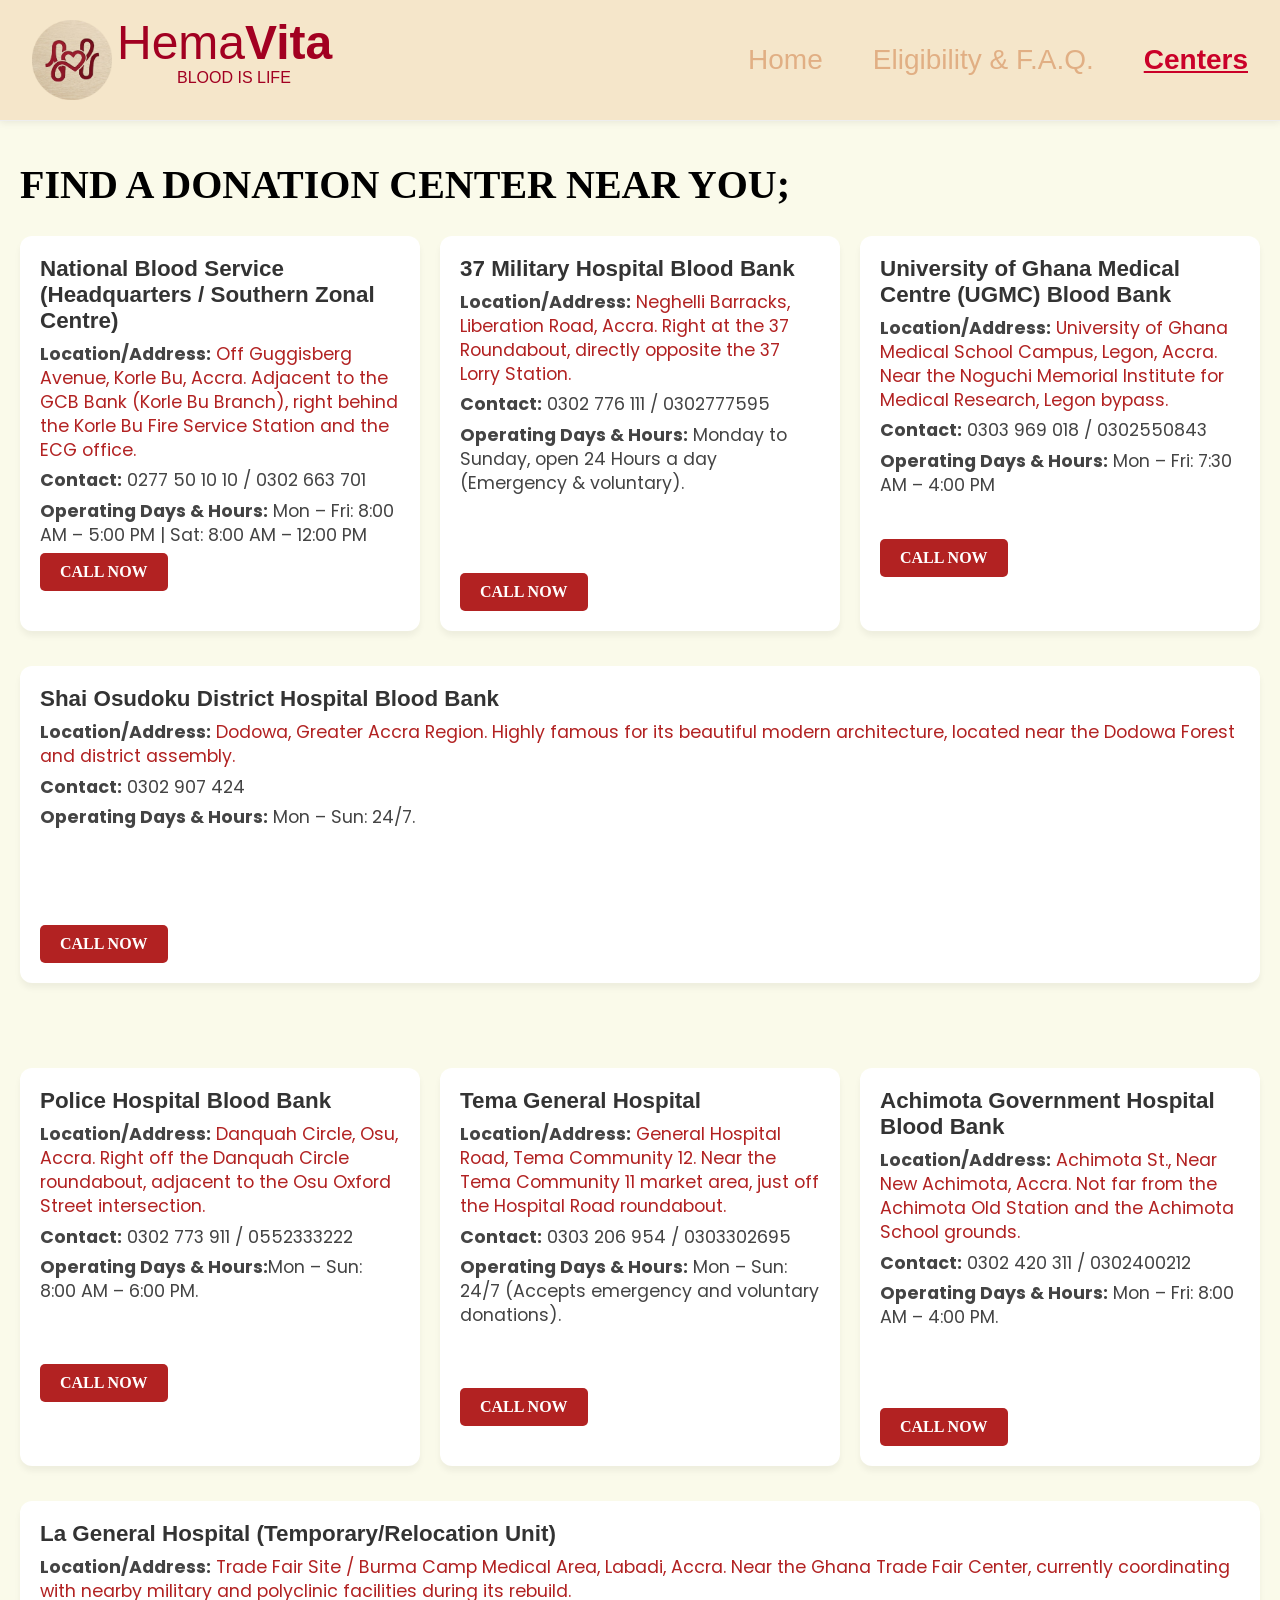
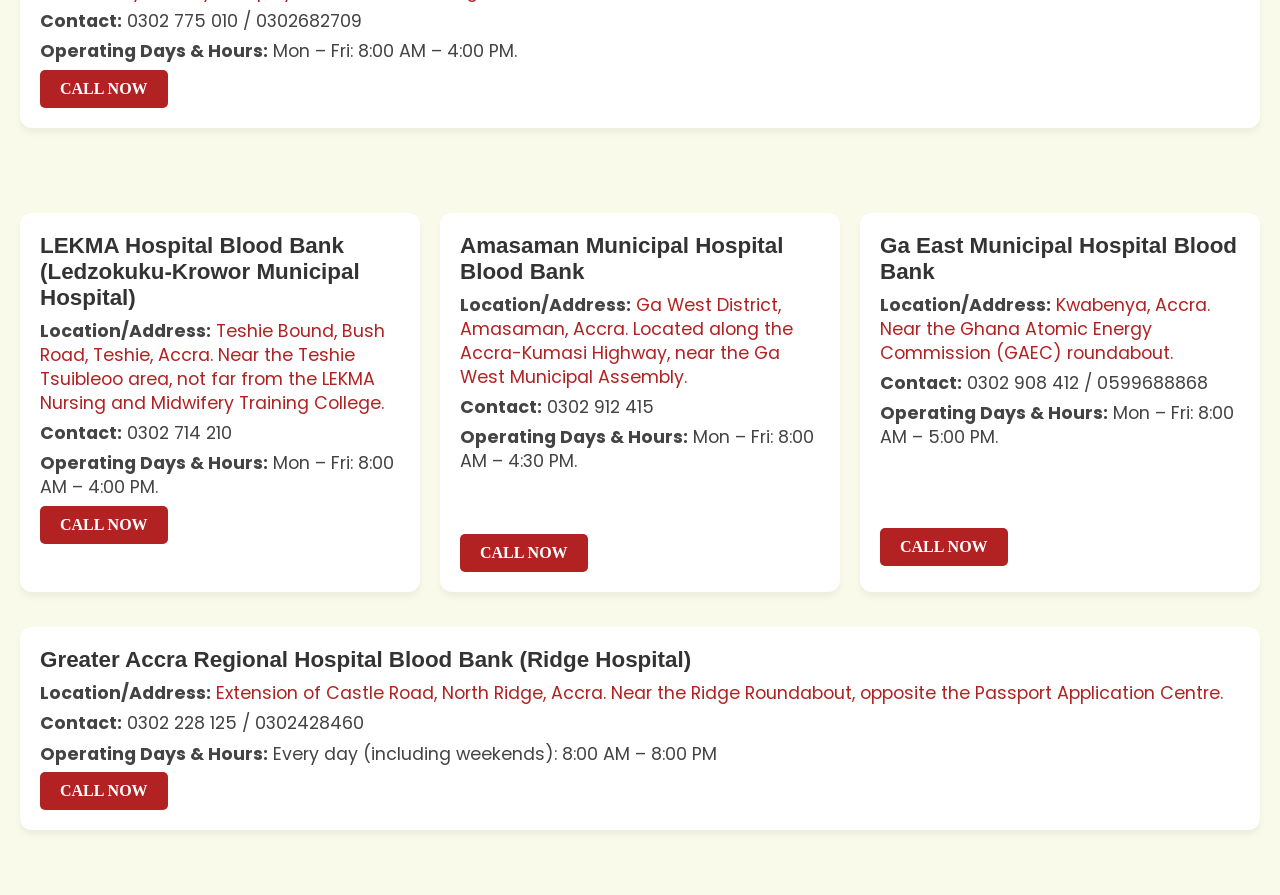
<file: centers.html>
<!DOCTYPE html>
<html lang="en">
<head>
    <meta charset="UTF-8">
    <meta name="viewport" content="width=device-width, initial-scale=1.0">
    <title>Centers - HemaVita</title>
    <link rel="icon" href="IMAGES/HemaVita Logo-modified into circle.png">
    <link rel="stylesheet" href="CSS/centers.css">
    <link rel="stylesheet" href="https://fonts.googleapis.com/css2?family=Material+Symbols+Outlined:opsz,wght,FILL,GRAD@20..48,100..700,0..1,-50..200"/>

</head>
<body>
    
    <header>
        <div class="logo-container">
            <img class="logo-image" src="IMAGES/HemaVita Logo-modified into circle.png" alt="HemaVita Logo">
            <div class="logo-name-and-tagline">
               <p class="name">Hema<span>Vita</span></p>
               <small class="tagline">BLOOD IS LIFE</small>
            </div>
        </div>
        <div class="nav-container">
            <a href="index.html" class="dormant">Home</a>
            <a href="eligibility&faq.html" class="dormant">Eligibility & F.A.Q.</a>
            <a href="centers.html" class="active">Centers</a>
        </div>
    </header>

    <main class="centers-container">
        <h1>FIND A DONATION CENTER NEAR YOU;</h1>

        <section class="centers-row-section">
            <div class="center-card center-card-1">
                <!-- <span> Center's image </span> -->
                <h3>National Blood Service (Headquarters / Southern Zonal Centre)</h3>
                <p><strong>Location/Address:</strong> <a href="https://www.google.com/maps/search/?api=1&query=National+Blood+Service+HeadOffice+Guggisberg+Avenue+Korle+Bu+Accra">Off Guggisberg Avenue, Korle Bu, Accra. Adjacent to the GCB Bank (Korle Bu Branch), right behind the Korle Bu Fire Service Station and the ECG office.</a></p>
                <p><strong>Contact:</strong> 0277 50 10 10 / 0302 663 701</p>
                <p><strong>Operating Days & Hours:</strong> Mon – Fri: 8:00 AM – 5:00 PM | Sat: 8:00 AM – 12:00 PM</p>
                  <a href="tel:+233277501010" class="call-btn">CALL NOW</a>
                  <!-- the center's location map -->
            </div>

            <div class="center-card center-card-2">
                <!-- <span> Center's image </span> -->
                <h3>37 Military Hospital Blood Bank</h3>
                <p><strong>Location/Address:</strong> <a href="https://www.google.com/maps/search/?api=1&query=37+Military+Hospital+Blood+Bank+Neghelli+Barracks+Liberation+Road+Accra">Neghelli Barracks, Liberation Road, Accra. Right at the 37 Roundabout, directly opposite the 37 Lorry Station.</a></p>
                <p><strong>Contact:</strong> 0302 776 111 / 0302777595</p>
                <p><strong>Operating Days & Hours:</strong> Monday to Sunday, open 24 Hours a day (Emergency & voluntary).</p>
                <br><br><br><br>
                  <a href="tel:+233302776111" class="call-btn">CALL NOW</a>
                  <!-- the center's location map -->
            </div>
            
            <div class="center-card center-card-3">
                <!-- <span> Center's image </span> -->
                <h3>University of Ghana Medical Centre (UGMC) Blood Bank</h3>
                <p><strong>Location/Address:</strong> <a href="https://www.google.com/maps/search/?api=1&query=University+of+Ghana+Medical+Centre+(UGMC)+Blood+Bank+Legon+Accra">University of Ghana Medical School Campus, Legon, Accra. Near the Noguchi Memorial Institute for Medical Research, Legon bypass.</a></p>
                <p><strong>Contact:</strong> 0303 969 018 / 0302550843</p>
                <p><strong>Operating Days & Hours:</strong> Mon – Fri: 7:30 AM – 4:00 PM</p>
                <br><br>
                  <a href="tel:+233303969018" class="call-btn">CALL NOW</a>
                  <!-- the center's location map -->
            </div>

            <div class="center-card center-card-4">
                <!-- <span> Center's image </span> -->
                <h3>Shai Osudoku District Hospital Blood Bank</h3>
                <p><strong>Location/Address:</strong> <a href="https://www.google.com/maps/search/?api=1&query=Shai+Osudoku+District+Hospital+Blood+Bank+Dodowa+Greater+Accra+Region">Dodowa, Greater Accra Region. Highly famous for its beautiful modern architecture, located near the Dodowa Forest and district assembly.</a></p>
                <p><strong>Contact:</strong> 0302 907 424</p>
                <p><strong>Operating Days & Hours:</strong> Mon – Sun: 24/7.</p>
                <br><br><br><br><br>
                  <a href="tel:+233302907424" class="call-btn">CALL NOW</a>
                  <!-- the center's location map -->
            </div>
        </section>

        <section class="centers-row-section">
            <div class="center-card center-card-5">
                <!-- <span> Center's image </span> -->
                <h3>Police Hospital Blood Bank</h3>
                <p><strong>Location/Address:</strong> <a href="https://www.google.com/maps/search/?api=1&query=Police+Hospital+Blood+Bank+Danquah+Circle+Osu+Accra">Danquah Circle, Osu, Accra. Right off the Danquah Circle roundabout, adjacent to the Osu Oxford Street intersection.</a></p>
                <p><strong>Contact:</strong> 0302 773 911 / 0552333222</p>
                <p><strong>Operating Days & Hours:</strong>Mon – Sun: 8:00 AM – 6:00 PM.</p>
                <br><br><br>
                  <a href="tel:+233302773911" class="call-btn">CALL NOW</a>
                  <!-- the center's location map -->
            </div>

            <div class="center-card center-card-6">
                <!-- <span> Center's image </span> -->
                <h3>Tema General Hospital</h3>
                <p><strong>Location/Address:</strong> <a href="https://www.google.com/maps/search/?api=1&query=Tema+General+Hospital+General+Hospital+Road+Tema+Community+12">General Hospital Road, Tema Community 12. Near the Tema Community 11 market area, just off the Hospital Road roundabout.</a></p>
                <p><strong>Contact:</strong> 0303 206 954 / 0303302695</p>
                <p><strong>Operating Days & Hours:</strong> Mon – Sun: 24/7 (Accepts emergency and voluntary donations).</p>
                <br><br><br>
                  <a href="tel:+233303206954" class="call-btn">CALL NOW</a>
                  <!-- the center's location map -->
            </div>

            <div class="center-card center-card-7">
                <!-- <span> Center's image </span> -->
                <h3>Achimota Government Hospital Blood Bank</h3>
                <p><strong>Location/Address:</strong> <a href="https://www.google.com/maps/search/?api=1&query=Achimota+Government+Hospital+Blood+Bank+Achimota+St.+Near+New+Achimota+Accra">Achimota St., Near New Achimota, Accra. Not far from the Achimota Old Station and the Achimota School grounds.</a></p>
                <p><strong>Contact:</strong> 0302 420 311 / 0302400212</p>
                <p><strong>Operating Days & Hours:</strong> Mon – Fri: 8:00 AM – 4:00 PM.</p>
                <br><br><br><br>
                  <a href="tel:+233302420311" class="call-btn">CALL NOW</a>
                  <!-- the center's location map -->
            </div>

            <div class="center-card center-card-8">
                <!-- <span> Center's image </span> -->
                <h3>La General Hospital (Temporary/Relocation Unit)</h3>
                <p><strong>Location/Address:</strong> <a href="https://www.google.com/maps/search/?api=1&query=La+General+Hospital+Trade+Fair+Site+/+Burma+Camp+Medical+Area+Labadi+Accra">Trade Fair Site / Burma Camp Medical Area, Labadi, Accra. Near the Ghana Trade Fair Center, currently coordinating with nearby military and polyclinic facilities during its rebuild.</a></p>
                <p><strong>Contact:</strong> 0302 775 010 / 0302682709</p>
                <p><strong>Operating Days & Hours:</strong> Mon – Fri: 8:00 AM – 4:00 PM.</p>
                  <a href="tel:+233302775010" class="call-btn">CALL NOW</a>
                  <!-- the center's location map -->
            </div>
        </section>

        <section class="centers-row-section">
            <div class="center-card center-card-9">
                <!-- <span> Center's image </span> -->
                <h3>LEKMA Hospital Blood Bank (Ledzokuku-Krowor Municipal Hospital)</h3>
                <p><strong>Location/Address:</strong> <a href="https://www.google.com/maps/search/?api=1&query=LEKMA+Hospital+Teshie+Bound+Bush+Road+Teshie+Accra+Near+the+Teshie+Tsuibleoo+area+not+far+from+the+LEKMA+Nursing+and+Midwifery+Training+College">Teshie Bound, Bush Road, Teshie, Accra. Near the Teshie Tsuibleoo area, not far from the LEKMA Nursing and Midwifery Training College.</a></p>
                <p><strong>Contact:</strong> 0302 714 210</p>
                <p><strong>Operating Days & Hours:</strong> Mon – Fri: 8:00 AM – 4:00 PM.</p>
                  <a href="tel:+233302714210" class="call-btn">CALL NOW</a>
                  <!-- the center's location map -->
            </div>

            <div class="center-card center-card-10">
                <!-- <span> Center's image </span> -->
                <h3>Amasaman Municipal Hospital Blood Bank</h3>
                <p><strong>Location/Address:</strong> <a href="https://www.google.com/maps/search/?api=1&query=Amasaman+Hospital+Blood+Bank+Ga+West+District+Amasaman+Accra">Ga West District, Amasaman, Accra. Located along the Accra-Kumasi Highway, near the Ga West Municipal Assembly.</a></p>
                <p><strong>Contact:</strong> 0302 912 415</p>
                <p><strong>Operating Days & Hours:</strong> Mon – Fri: 8:00 AM – 4:30 PM.</p>
                <br><br><br>
                  <a href="tel:+233302912415" class="call-btn">CALL NOW</a>
                  <!-- the center's location map -->
            </div>

            <div class="center-card center-card-11">
                <!-- <span> Center's image </span> -->
                <h3>Ga East Municipal Hospital Blood Bank</h3>
                <p><strong>Location/Address:</strong> <a href="https://www.google.com/maps/search/?api=1&query=Ga+East+Municipal+Hospital+Unamed+Road+Kwabenya+Accra">Kwabenya, Accra. Near the Ghana Atomic Energy Commission (GAEC) roundabout.</a></p>
                <p><strong>Contact:</strong> 0302 908 412 / 0599688868</p>
                <p><strong>Operating Days & Hours:</strong> Mon – Fri: 8:00 AM – 5:00 PM.</p>
                <br><br><br><br>
                  <a href="tel:+233302908412" class="call-btn">CALL NOW</a>
                  <!-- the center's location map -->
            </div>

            <div class="center-card center-card-12">
                <!-- <span> Center's image </span> -->
                <h3>Greater Accra Regional Hospital Blood Bank (Ridge Hospital)</h3>
                <p><strong>Location/Address:</strong> <a href="https://www.google.com/maps/search/?api=1&query=Greater+Accra+Regional+Hospital+Blood+Bank+(Ridge+Hospital)+Extension+of+Castle+Road+North+Ridge+Accra">Extension of Castle Road, North Ridge, Accra. Near the Ridge Roundabout, opposite the Passport Application Centre.</a></p>
                <p><strong>Contact:</strong> 0302 228 125 / 0302428460</p>
                <p><strong>Operating Days & Hours:</strong> Every day (including weekends): 8:00 AM – 8:00 PM</p>
                  <a href="tel:+233302228125" class="call-btn">CALL NOW</a>
                  <!-- the center's location map -->
            </div>

        </section>
    </main>

</body>
</html>
</file>
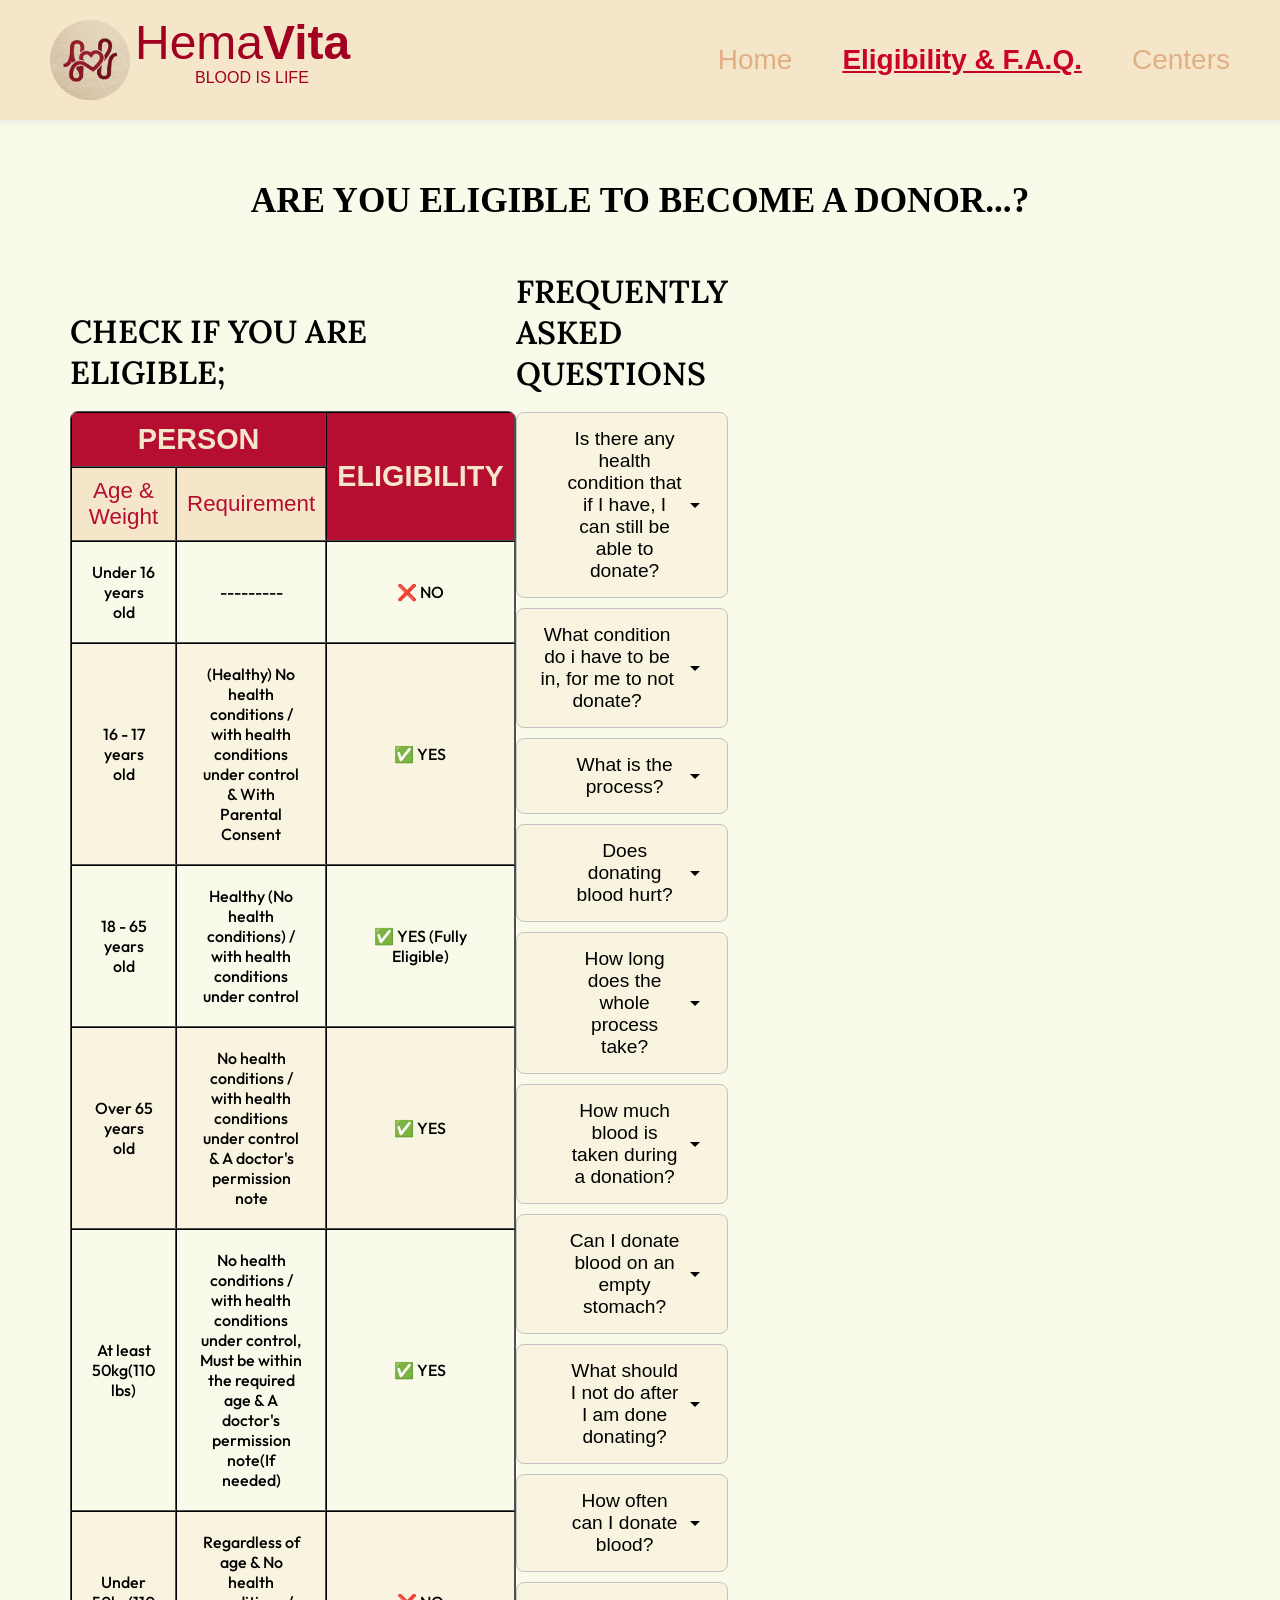
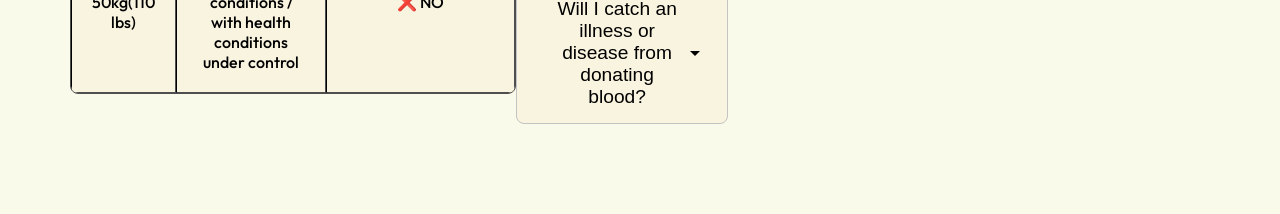
<file: eligibility&faq.html>
<!DOCTYPE html>
<html lang="en">
<head>
    <meta charset="UTF-8">
    <meta name="viewport" content="width=device-width, initial-scale=1.0">
    <title>Eligibility & F.A.Q. - HemaVita</title>
    <link rel="icon" href="IMAGES/HemaVita Logo-modified into circle.png">
    <link rel="stylesheet" href="CSS/eligibility&faq.css">
    <link rel="stylesheet" href="https://fonts.googleapis.com/css2?family=Material+Symbols+Outlined:opsz,wght,FILL,GRAD@20..48,100..700,0..1,-50..200"/>
</head>
<body>

    <header>
        <div class="logo-container">
            <img class="logo-image" src="IMAGES/HemaVita Logo-modified into circle.png" alt="HemaVita Logo">
            <div class="logo-name-and-tagline">
               <p class="name">Hema<span>Vita</span></p>
               <small class="tagline">BLOOD IS LIFE</small>
            </div>
        </div>
        <div class="nav-container">
            <a href="index.html" class="dormant">Home</a>
            <a href="eligibility&faq.html" class="active">Eligibility & F.A.Q.</a>
            <a href="centers.html" class="dormant">Centers</a>
        </div>
    </header>

    <main class="eligibility-container">
        <h1>ARE YOU ELIGIBLE TO BECOME A DONOR...?</h1>

        <section class="eligibilty-and-faq-section" id="check-eligibility">
            <div id="check-eligibility1">
                <h2>CHECK IF YOU ARE ELIGIBLE;</h2>
                <br>
                <div class="eligibility-table">
                    <table border="1">
                        <tr>
                            <th colspan="2">PERSON</th>
                            <th rowspan="2">ELIGIBILITY</th>
                        </tr>

                        <tr class="needs">
                            <td>Age & Weight</td>
                            <td>Requirement</td>
                        </tr>

                        <tr class="very-needed1">
                            <td>Under 16 years old</td>
                            <td>---------</td>
                            <td>❌ NO</td>
                        </tr>

                        <tr class="very-needed2">
                            <td>16 - 17 years old</td>
                            <td>(Healthy) No health conditions / with health conditions under control  & With Parental Consent</td>
                            <td>✅ YES </td>
                        </tr>

                        <tr class="very-needed1">
                            <td>18 - 65 years old</td>
                            <td>Healthy (No health conditions) / with health conditions under control</td>
                            <td>✅ YES (Fully Eligible)</td>
                        </tr>

                        <tr class="very-needed2">
                            <td>Over 65 years old</td>
                            <td>No health conditions / with health conditions under control & A doctor's permission note</td>
                            <td>✅ YES</td>
                        </tr>

                        <tr class="very-needed1">
                            <td>At least 50kg(110 lbs)</td>
                            <td>No health conditions / with health conditions under control, Must be within the required age & A doctor's permission note(If needed)</td>
                            <td>✅ YES</td>
                        </tr>

                        <tr class="very-needed2">
                            <td>Under 50kg(110 lbs)</td>
                            <td>Regardless of age & No health conditions / with health conditions under control</td>
                            <td>❌ NO</td>
                        </tr>
                    </table>
                </div>
            </div>

            <div class="frequently-asked-questions">
                <h2>FREQUENTLY ASKED QUESTIONS</h2>
                <br>
                <div class="faq-container">
                    <div class="question question-1 adjust">Is there any health condition that if I have, I can still be able to donate?<span class="material-symbols-outlined" id="dropdown-1">arrow_drop_down</span></div>
                    <div class="answer answer-1">Yes, there is! People often assume they are disqualified when they have certain health conditions when they actually aren't! Some health conditions that if you have, you can still donate to save a life are:
                        <ul type="disc">
                            <li>High Blood Pressure / Hypertension: CAN donate, provided your blood pressure is under control and stable on the day of donation (even if you take daily medication for it).</li>
                            
                            <li>Diabetes: CAN donate, as long as your blood sugar is well-controlled through diet or oral medications. (If you use insulin, you just need to double-check local clinic guidelines).</li>
                            
                            <li>Past Piercings & Tattoos: CAN donate with conditions. If the tattoo or piercing was done in a licensed, regulated facility, you can often donate immediately or after a short waiting period (usually 3 to 12 months depending on the country).</li>
                            
                            <li>Minor Colds (Recovered): CAN donate, but only if you have been completely symptom-free for at least 48 hours.</li>
                        </ul>
                    </div>

                    <div class="question question-2 adjust-2">What condition do i have to be in, for me to not donate?<span class="material-symbols-outlined" id="dropdown-2">arrow_drop_down</span></div>
                    <div class="answer answer-2">
                        With certain health conditions / normal conditions, you wouldn't be allowed to donate blood when at the donation centre. These are critical safety rules to protect both the donor and the patient receiving the blood:
                        <ul type="disc">
                            <li>Pregnancy & Breastfeeding: Cannot donate. Pregnant women need to keep all their iron and blood volume for the baby. After giving birth, they must wait at least 6 months before donating.</li>

                            <li>Low Iron / Anemia: Cannot donate temporarily. If a rapid finger-prick test at the center shows their hemoglobin levels are too low, they will be deferred until their iron levels go back up.</li>

                            <li>Active Infections: Cannot donate. Anyone currently taking antibiotics, running a fever, or experiencing a sore throat/cough must wait until they are fully recovered.</li>

                            <li>Blood-Borne Illnesses: Permanently cannot donate. Anyone who has ever tested positive for HIV, Hepatitis B, or Hepatitis C can never donate blood, because these viruses are transmitted directly through blood transfusions.</li>

                            <li>Recent Major Surgery: Cannot donate temporarily. They must wait anywhere from 3 to 12 months to ensure their body has fully healed and recovered its blood supply.</li>
                        </ul>
                    </div>

                    <div class="question question-3 adjust">What is the process?<span class="material-symbols-outlined" id="dropdown-3">arrow_drop_down</span></div>
                    <div class="answer answer-3">The process is very simple. First, Go to a donation center near you - you can also check out the <u><a href="centers.html">Centers page</a></u> to find an available donation center near you.<br>When you get to the center, a Medical Director will ask you some questions to check if you are eligible or not - if you also want to see if you are eligible before going to the center, you can find that on the left side of the <u><a href="eligibility&faq.html#check-eligibility">Eligibility & F.A.Q. page.</a></u><br> After you have answered the questions and you are eligible, you will fill out a basic health form, after which the donation process begins which takes only 8 - 10 minutes to complete with a Blood Donation Technician or Medical Laboratory Technician in the background monitoring if everything is going on well.<br>After you are done donating, a Donor Care Specialist will take care you thorough your recovery before going home. Donors are given a snack (juice, biscuits, or water) to help their body recover. It’s a very important part of the blood donation culture in Ghana.</div>

                    <div class="question question-4 adjust">Does donating blood hurt?<span class="material-symbols-outlined" id="dropdown-4">arrow_drop_down</span></div>
                    <div class="answer answer-4">You will feel a quick, minor pinch when the needle goes in (similar to a quick scratch), but during the actual donation process, you shouldn't feel any pain at all. The Phlebotomist(a specialized medical professional who draws blood from a donor) and his team(Blood Donation Technician, Donor Care Specialist & Medical Laboratory Technician (MLT) - If there is a medical emergency or a donor feels very dizzy, there is always a Registered Nurse (RN) or a Medical Director (who is a licensed Doctor) managing the clinic in the background to supervise the phlebotomists!) works hard to ensure you are completely comfortable.</div>

                    <div class="question question-5 adjust">How long does the whole process take?<span class="material-symbols-outlined" id="dropdown-5">arrow_drop_down</span></div>
                    <div class="answer answer-5">The actual blood donation takes only about 8 to 10 minutes. However, the entire visit—including filling out the health form, a mini-physical check, and resting afterward with snacks—takes around 45 to 60 minutes total.</div>

                    <div class="question question-6 adjust">How much blood is taken during a donation?<span class="material-symbols-outlined" id="dropdown-6">arrow_drop_down</span></div>
                    <div class="answer answer-6">A standard donation is exactly one pint of blood (about 470 ml). This is only about 10% of the average adult's total blood volume, and your body naturally replaces the fluid within 24 to 48 hours!</div>

                    <div class="question question-7 adjust">Can I donate blood on an empty stomach?<span class="material-symbols-outlined" id="dropdown-7">arrow_drop_down</span></div>
                    <div class="answer answer-7">No, please don't! To prevent dizziness or fainting, you should eat a healthy, low-fat meal within 4 hours of your appointment. It is also incredibly important to drink plenty of water or juice before you arrive.</div>

                    <div class="question question-8 adjust">What should I not do after I am done donating?<span class="material-symbols-outlined" id="dropdown-8">arrow_drop_down</span></div>
                    <div class="answer answer-8">After donating, avoid heavy lifting or vigorous exercise for the rest of the day. Keep your bandage on for a few hours, drink extra fluids, and avoid alcohol for the next 24 hours.</div>

                    <div class="question question-9 adjust">How often can I donate blood?<span class="material-symbols-outlined" id="dropdown-9">arrow_drop_down</span></div>
                    <div class="answer answer-9">For standard whole blood donations, you must wait at least 8 weeks (56 days) between donations. This gives your body's red blood cells plenty of time to fully recover.</div>

                    <div class="question question-10 adjust-3">Will I catch an illness or disease from donating blood?<span class="material-symbols-outlined" id="dropdown-10">arrow_drop_down</span></div>
                    <div class="answer answer-10">Absolutely not. Every single needle and collection kit used is completely sterile, used only once for you, and then immediately destroyed. There is zero risk of catching any blood-borne disease from donating.</div>
                </div>
            </div>
        </section>

    </main>

    <script src="https://ajax.googleapis.com/ajax/libs/jquery/3.7.1/jquery.min.js"></script>
    <script src="JS/eligibility&faq.js"></script>
</body>
</html>
</file>
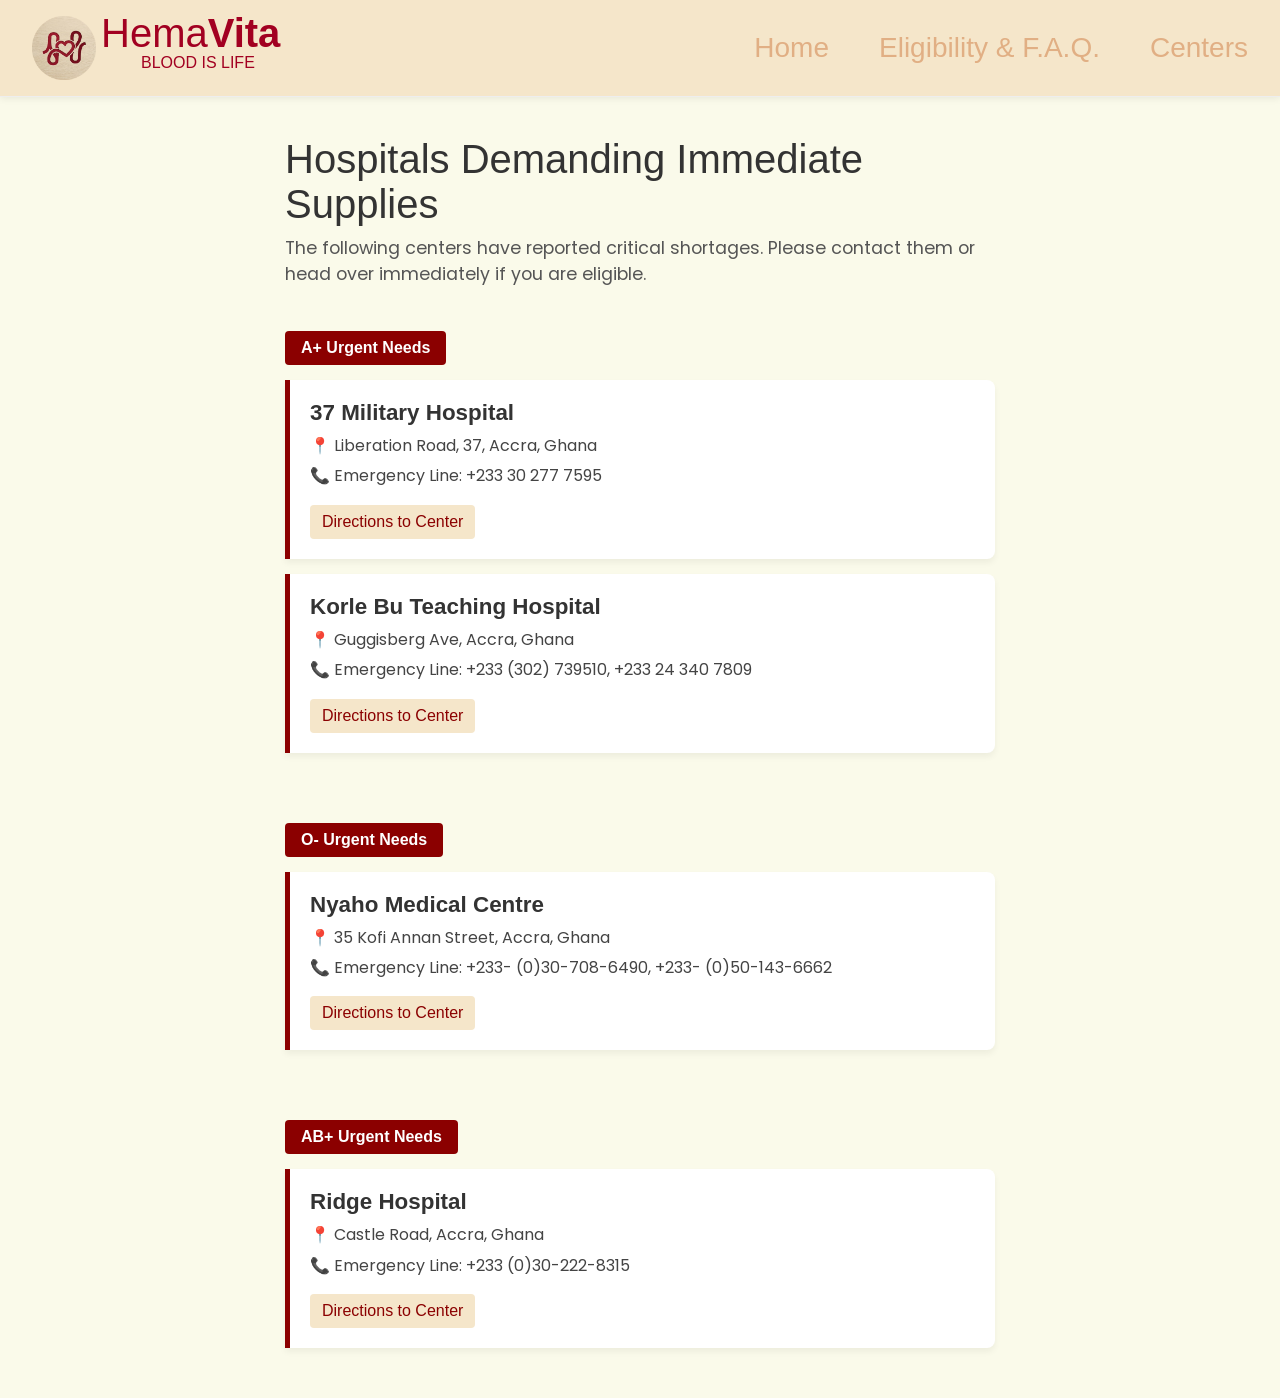
<file: urgent-centers.html>
<!DOCTYPE html>
<html lang="en">
<head>
    <meta charset="UTF-8">
    <meta name="viewport" content="width=device-width, initial-scale=1.0">
    <title>Urgent Blood Needs - HemaVita</title>
    <link rel="icon" href="IMAGES/HemaVita Logo-modified into circle.png">
    <link rel="stylesheet" href="CSS/urgent-centers.css">
    <link rel="stylesheet" href="https://fonts.googleapis.com/css2?family=Material+Symbols+Outlined:opsz,wght,FILL,GRAD@20..48,100..700,0..1,-50..200"/>
</head>
<body>
    <header>
        <div class="logo-container">
            <img class="logo-image" src="IMAGES/HemaVita Logo-modified into circle.png" alt="HemaVita Logo">
            <div class="logo-name-and-tagline">
               <p class="name">Hema<span>Vita</span></p>
               <small class="tagline">BLOOD IS LIFE</small>
            </div>
        </div>
        <div class="nav-container">
            <a href="index.html">Home</a>
            <a href="eligibility&faq.html">Eligibility & F.A.Q.</a>
            <a href="centers.html">Centers</a>
        </div>
    </header>
    
    <main class="centers-container" id="A-positive">
    <h1>Hospitals Demanding Immediate Supplies</h1>
    <p>The following centers have reported critical shortages. Please contact them or head over immediately if you are eligible.</p>

    <section class="blood-group-section">
      <div class="blood-badge">A+ Urgent Needs</div>
      <div class="hospital-card">
         <h3>37 Military Hospital</h3>
         <p>📍 Liberation Road, 37, Accra, Ghana</p>
         <p>📞 Emergency Line: +233 30 277 7595</p>
         <a href="https://www.google.com/maps/search/?api=1&query=37+Military+Hospital+Liberation+Road+37+Accra+Ghana" target="_blank" class="action-btn">Directions to Center</a>
      </div>
      <div class="hospital-card">
         <h3>Korle Bu Teaching Hospital</h3>
         <p>📍 Guggisberg Ave, Accra, Ghana</p>
         <p>📞 Emergency Line: +233 (302) 739510, +233 24 340 7809</p>
         <a href="https://www.google.com/maps/search/?api=1&query=Korle+Bu+Teaching+Hospital+Guggisberg+Ave+Accra+Ghana" class="action-btn">Directions to Center</a>
      </div>
    </section>

    <section id="O-negative" class="blood-group-section">
      <div class="blood-badge">O- Urgent Needs</div>
      <div class="hospital-card">
         <h3>Nyaho Medical Centre</h3>
         <p>📍 35 Kofi Annan Street, Accra, Ghana</p>
         <p>📞 Emergency Line: +233- (0)30-708-6490, +233- (0)50-143-6662</p>
         <a href="https://www.google.com/maps/search/?api=1&query=Nyaho+Medical+Centre+35+Kofi+Annan+Street+Accra+Ghana" class="action-btn">Directions to Center</a>
      </div>
    </section>

    <section id="AB-positive" class="blood-group-section">
      <div class="blood-badge">AB+ Urgent Needs</div>
      <div class="hospital-card">
         <h3>Ridge Hospital</h3>
         <p>📍 Castle Road, Accra, Ghana</p>
         <p>📞 Emergency Line: +233 (0)30-222-8315</p>
         <a href="https://www.google.com/maps/search/?api=1&query=Greater+Accra+Regional+Hospital+Castle+Road+Accra+Ghana" class="action-btn">Directions to Center</a>
      </div>
    </section>

</body>
</html>
</file>
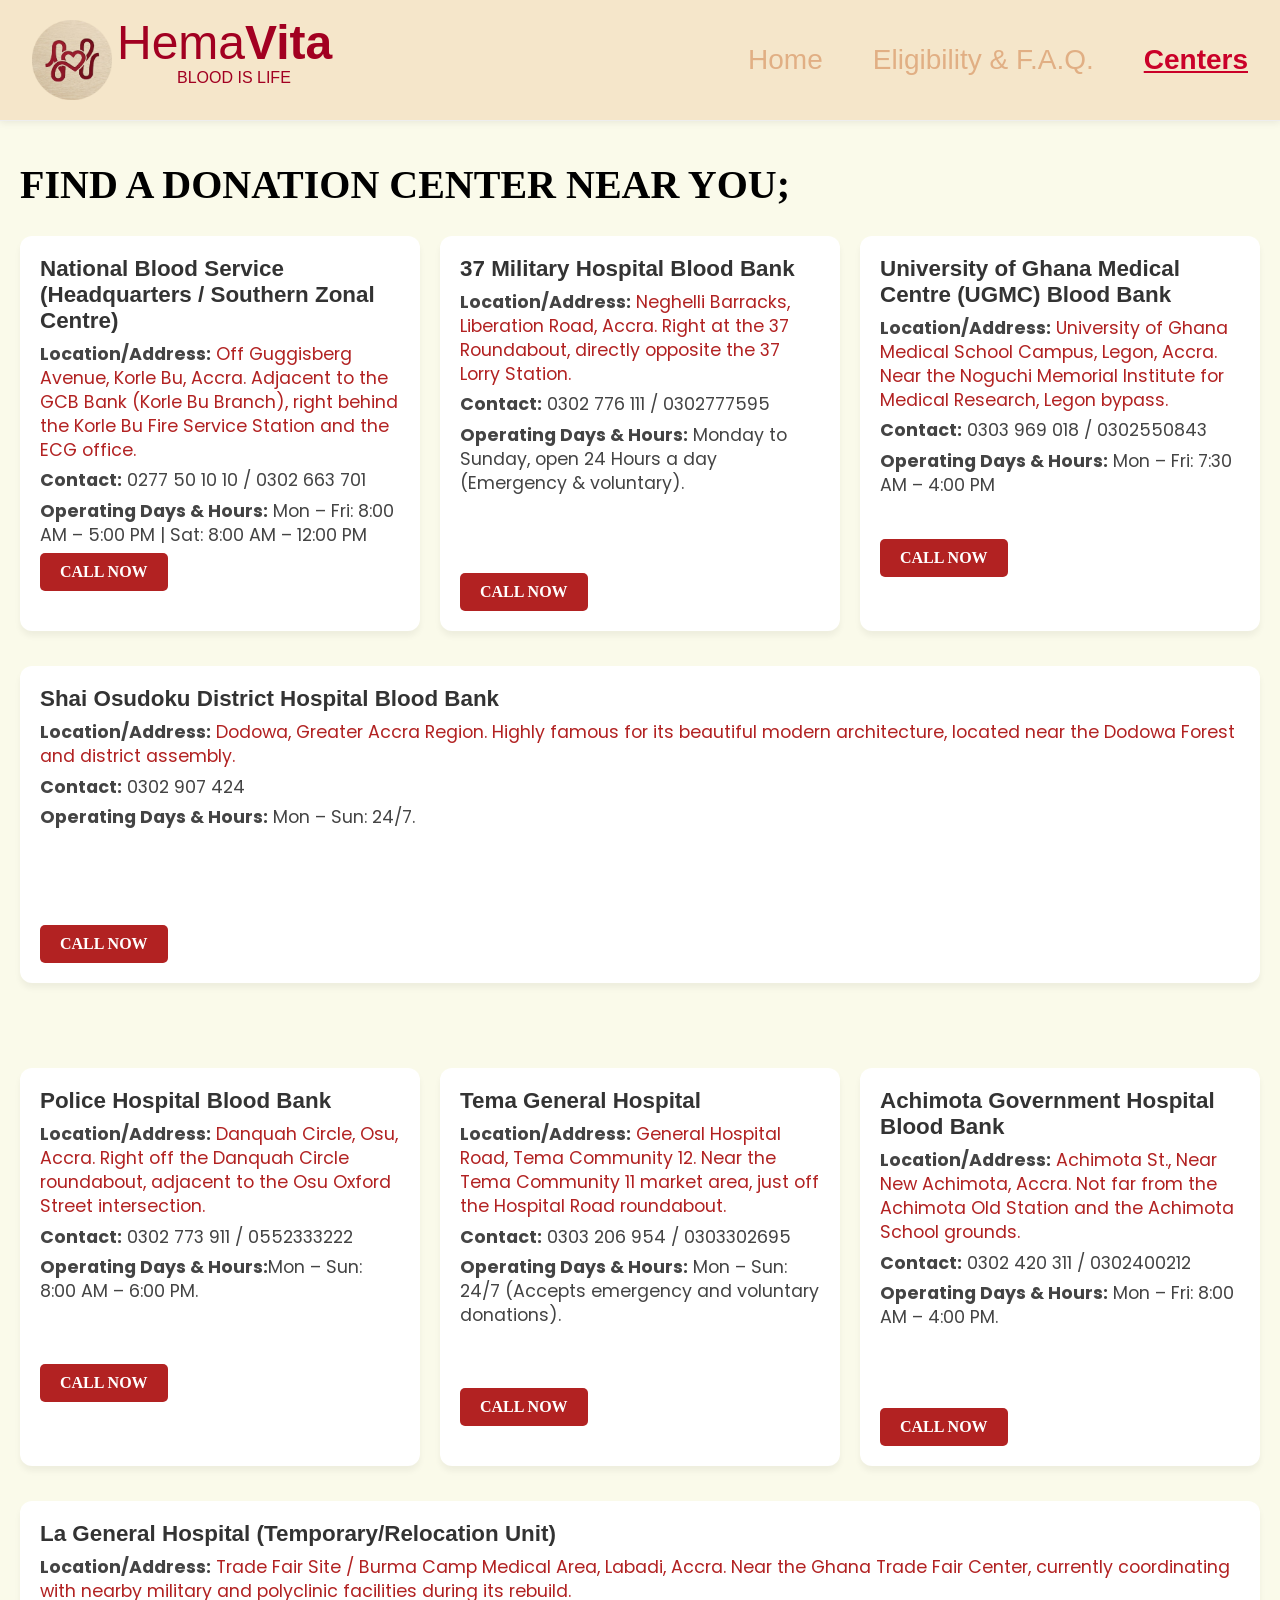
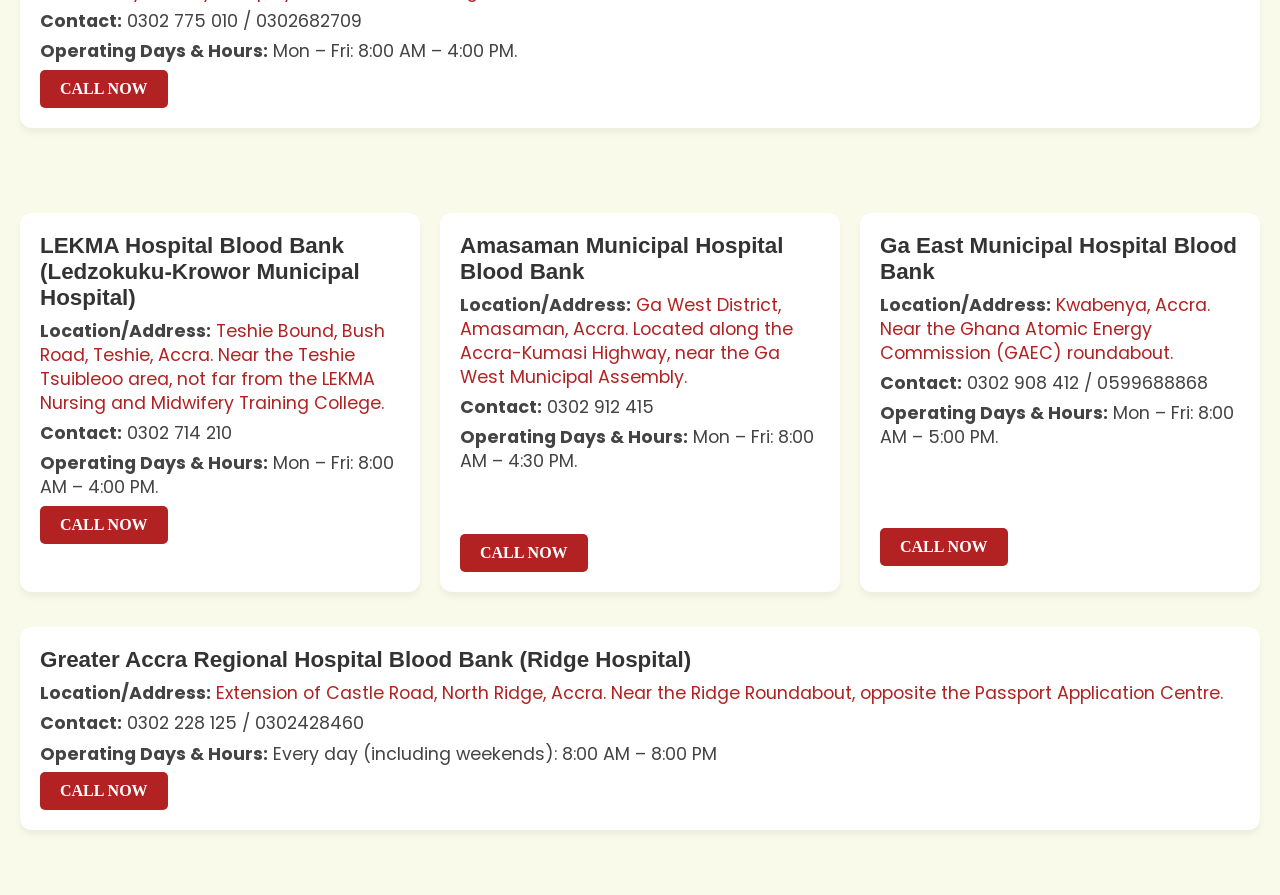
<file: HTML/centers.html>
<!DOCTYPE html>
<html lang="en">
<head>
    <meta charset="UTF-8">
    <meta name="viewport" content="width=device-width, initial-scale=1.0">
    <title>Centers - HemaVita</title>
    <link rel="icon" href="/IMAGES/HemaVita Logo-modified into circle.png">
    <link rel="stylesheet" href="/CSS/centers.css">
    <link rel="stylesheet" href="https://fonts.googleapis.com/css2?family=Material+Symbols+Outlined:opsz,wght,FILL,GRAD@20..48,100..700,0..1,-50..200"/>

</head>
<body>
    
    <header>
        <div class="logo-container">
            <img class="logo-image" src="/IMAGES/HemaVita Logo-modified into circle.png" alt="HemaVita Logo">
            <div class="logo-name-and-tagline">
               <p class="name">Hema<span>Vita</span></p>
               <small class="tagline">BLOOD IS LIFE</small>
            </div>
        </div>
        <div class="nav-container">
            <a href="index.html" class="dormant">Home</a>
            <a href="eligibility&faq.html" class="dormant">Eligibility & F.A.Q.</a>
            <a href="centers.html" class="active">Centers</a>
        </div>
    </header>

    <main class="centers-container">
        <h1>FIND A DONATION CENTER NEAR YOU;</h1>

        <section class="centers-row-section">
            <div class="center-card center-card-1">
                <!-- <span> Center's image </span> -->
                <h3>National Blood Service (Headquarters / Southern Zonal Centre)</h3>
                <p><strong>Location/Address:</strong> <a href="https://www.google.com/maps/search/?api=1&query=National+Blood+Service+HeadOffice+Guggisberg+Avenue+Korle+Bu+Accra">Off Guggisberg Avenue, Korle Bu, Accra. Adjacent to the GCB Bank (Korle Bu Branch), right behind the Korle Bu Fire Service Station and the ECG office.</a></p>
                <p><strong>Contact:</strong> 0277 50 10 10 / 0302 663 701</p>
                <p><strong>Operating Days & Hours:</strong> Mon – Fri: 8:00 AM – 5:00 PM | Sat: 8:00 AM – 12:00 PM</p>
                  <a href="tel:+233277501010" class="call-btn">CALL NOW</a>
                  <!-- the center's location map -->
            </div>

            <div class="center-card center-card-2">
                <!-- <span> Center's image </span> -->
                <h3>37 Military Hospital Blood Bank</h3>
                <p><strong>Location/Address:</strong> <a href="https://www.google.com/maps/search/?api=1&query=37+Military+Hospital+Blood+Bank+Neghelli+Barracks+Liberation+Road+Accra">Neghelli Barracks, Liberation Road, Accra. Right at the 37 Roundabout, directly opposite the 37 Lorry Station.</a></p>
                <p><strong>Contact:</strong> 0302 776 111 / 0302777595</p>
                <p><strong>Operating Days & Hours:</strong> Monday to Sunday, open 24 Hours a day (Emergency & voluntary).</p>
                <br><br><br><br>
                  <a href="tel:+233302776111" class="call-btn">CALL NOW</a>
                  <!-- the center's location map -->
            </div>
            
            <div class="center-card center-card-3">
                <!-- <span> Center's image </span> -->
                <h3>University of Ghana Medical Centre (UGMC) Blood Bank</h3>
                <p><strong>Location/Address:</strong> <a href="https://www.google.com/maps/search/?api=1&query=University+of+Ghana+Medical+Centre+(UGMC)+Blood+Bank+Legon+Accra">University of Ghana Medical School Campus, Legon, Accra. Near the Noguchi Memorial Institute for Medical Research, Legon bypass.</a></p>
                <p><strong>Contact:</strong> 0303 969 018 / 0302550843</p>
                <p><strong>Operating Days & Hours:</strong> Mon – Fri: 7:30 AM – 4:00 PM</p>
                <br><br>
                  <a href="tel:+233303969018" class="call-btn">CALL NOW</a>
                  <!-- the center's location map -->
            </div>

            <div class="center-card center-card-4">
                <!-- <span> Center's image </span> -->
                <h3>Shai Osudoku District Hospital Blood Bank</h3>
                <p><strong>Location/Address:</strong> <a href="https://www.google.com/maps/search/?api=1&query=Shai+Osudoku+District+Hospital+Blood+Bank+Dodowa+Greater+Accra+Region">Dodowa, Greater Accra Region. Highly famous for its beautiful modern architecture, located near the Dodowa Forest and district assembly.</a></p>
                <p><strong>Contact:</strong> 0302 907 424</p>
                <p><strong>Operating Days & Hours:</strong> Mon – Sun: 24/7.</p>
                <br><br><br><br><br>
                  <a href="tel:+233302907424" class="call-btn">CALL NOW</a>
                  <!-- the center's location map -->
            </div>
        </section>

        <section class="centers-row-section">
            <div class="center-card center-card-5">
                <!-- <span> Center's image </span> -->
                <h3>Police Hospital Blood Bank</h3>
                <p><strong>Location/Address:</strong> <a href="https://www.google.com/maps/search/?api=1&query=Police+Hospital+Blood+Bank+Danquah+Circle+Osu+Accra">Danquah Circle, Osu, Accra. Right off the Danquah Circle roundabout, adjacent to the Osu Oxford Street intersection.</a></p>
                <p><strong>Contact:</strong> 0302 773 911 / 0552333222</p>
                <p><strong>Operating Days & Hours:</strong>Mon – Sun: 8:00 AM – 6:00 PM.</p>
                <br><br><br>
                  <a href="tel:+233302773911" class="call-btn">CALL NOW</a>
                  <!-- the center's location map -->
            </div>

            <div class="center-card center-card-6">
                <!-- <span> Center's image </span> -->
                <h3>Tema General Hospital</h3>
                <p><strong>Location/Address:</strong> <a href="https://www.google.com/maps/search/?api=1&query=Tema+General+Hospital+General+Hospital+Road+Tema+Community+12">General Hospital Road, Tema Community 12. Near the Tema Community 11 market area, just off the Hospital Road roundabout.</a></p>
                <p><strong>Contact:</strong> 0303 206 954 / 0303302695</p>
                <p><strong>Operating Days & Hours:</strong> Mon – Sun: 24/7 (Accepts emergency and voluntary donations).</p>
                <br><br><br>
                  <a href="tel:+233303206954" class="call-btn">CALL NOW</a>
                  <!-- the center's location map -->
            </div>

            <div class="center-card center-card-7">
                <!-- <span> Center's image </span> -->
                <h3>Achimota Government Hospital Blood Bank</h3>
                <p><strong>Location/Address:</strong> <a href="https://www.google.com/maps/search/?api=1&query=Achimota+Government+Hospital+Blood+Bank+Achimota+St.+Near+New+Achimota+Accra">Achimota St., Near New Achimota, Accra. Not far from the Achimota Old Station and the Achimota School grounds.</a></p>
                <p><strong>Contact:</strong> 0302 420 311 / 0302400212</p>
                <p><strong>Operating Days & Hours:</strong> Mon – Fri: 8:00 AM – 4:00 PM.</p>
                <br><br><br><br>
                  <a href="tel:+233302420311" class="call-btn">CALL NOW</a>
                  <!-- the center's location map -->
            </div>

            <div class="center-card center-card-8">
                <!-- <span> Center's image </span> -->
                <h3>La General Hospital (Temporary/Relocation Unit)</h3>
                <p><strong>Location/Address:</strong> <a href="https://www.google.com/maps/search/?api=1&query=La+General+Hospital+Trade+Fair+Site+/+Burma+Camp+Medical+Area+Labadi+Accra">Trade Fair Site / Burma Camp Medical Area, Labadi, Accra. Near the Ghana Trade Fair Center, currently coordinating with nearby military and polyclinic facilities during its rebuild.</a></p>
                <p><strong>Contact:</strong> 0302 775 010 / 0302682709</p>
                <p><strong>Operating Days & Hours:</strong> Mon – Fri: 8:00 AM – 4:00 PM.</p>
                  <a href="tel:+233302775010" class="call-btn">CALL NOW</a>
                  <!-- the center's location map -->
            </div>
        </section>

        <section class="centers-row-section">
            <div class="center-card center-card-9">
                <!-- <span> Center's image </span> -->
                <h3>LEKMA Hospital Blood Bank (Ledzokuku-Krowor Municipal Hospital)</h3>
                <p><strong>Location/Address:</strong> <a href="https://www.google.com/maps/search/?api=1&query=LEKMA+Hospital+Teshie+Bound+Bush+Road+Teshie+Accra+Near+the+Teshie+Tsuibleoo+area+not+far+from+the+LEKMA+Nursing+and+Midwifery+Training+College">Teshie Bound, Bush Road, Teshie, Accra. Near the Teshie Tsuibleoo area, not far from the LEKMA Nursing and Midwifery Training College.</a></p>
                <p><strong>Contact:</strong> 0302 714 210</p>
                <p><strong>Operating Days & Hours:</strong> Mon – Fri: 8:00 AM – 4:00 PM.</p>
                  <a href="tel:+233302714210" class="call-btn">CALL NOW</a>
                  <!-- the center's location map -->
            </div>

            <div class="center-card center-card-10">
                <!-- <span> Center's image </span> -->
                <h3>Amasaman Municipal Hospital Blood Bank</h3>
                <p><strong>Location/Address:</strong> <a href="https://www.google.com/maps/search/?api=1&query=Amasaman+Hospital+Blood+Bank+Ga+West+District+Amasaman+Accra">Ga West District, Amasaman, Accra. Located along the Accra-Kumasi Highway, near the Ga West Municipal Assembly.</a></p>
                <p><strong>Contact:</strong> 0302 912 415</p>
                <p><strong>Operating Days & Hours:</strong> Mon – Fri: 8:00 AM – 4:30 PM.</p>
                <br><br><br>
                  <a href="tel:+233302912415" class="call-btn">CALL NOW</a>
                  <!-- the center's location map -->
            </div>

            <div class="center-card center-card-11">
                <!-- <span> Center's image </span> -->
                <h3>Ga East Municipal Hospital Blood Bank</h3>
                <p><strong>Location/Address:</strong> <a href="https://www.google.com/maps/search/?api=1&query=Ga+East+Municipal+Hospital+Unamed+Road+Kwabenya+Accra">Kwabenya, Accra. Near the Ghana Atomic Energy Commission (GAEC) roundabout.</a></p>
                <p><strong>Contact:</strong> 0302 908 412 / 0599688868</p>
                <p><strong>Operating Days & Hours:</strong> Mon – Fri: 8:00 AM – 5:00 PM.</p>
                <br><br><br><br>
                  <a href="tel:+233302908412" class="call-btn">CALL NOW</a>
                  <!-- the center's location map -->
            </div>

            <div class="center-card center-card-12">
                <!-- <span> Center's image </span> -->
                <h3>Greater Accra Regional Hospital Blood Bank (Ridge Hospital)</h3>
                <p><strong>Location/Address:</strong> <a href="https://www.google.com/maps/search/?api=1&query=Greater+Accra+Regional+Hospital+Blood+Bank+(Ridge+Hospital)+Extension+of+Castle+Road+North+Ridge+Accra">Extension of Castle Road, North Ridge, Accra. Near the Ridge Roundabout, opposite the Passport Application Centre.</a></p>
                <p><strong>Contact:</strong> 0302 228 125 / 0302428460</p>
                <p><strong>Operating Days & Hours:</strong> Every day (including weekends): 8:00 AM – 8:00 PM</p>
                  <a href="tel:+233302228125" class="call-btn">CALL NOW</a>
                  <!-- the center's location map -->
            </div>

        </section>
    </main>

</body>
</html>
</file>
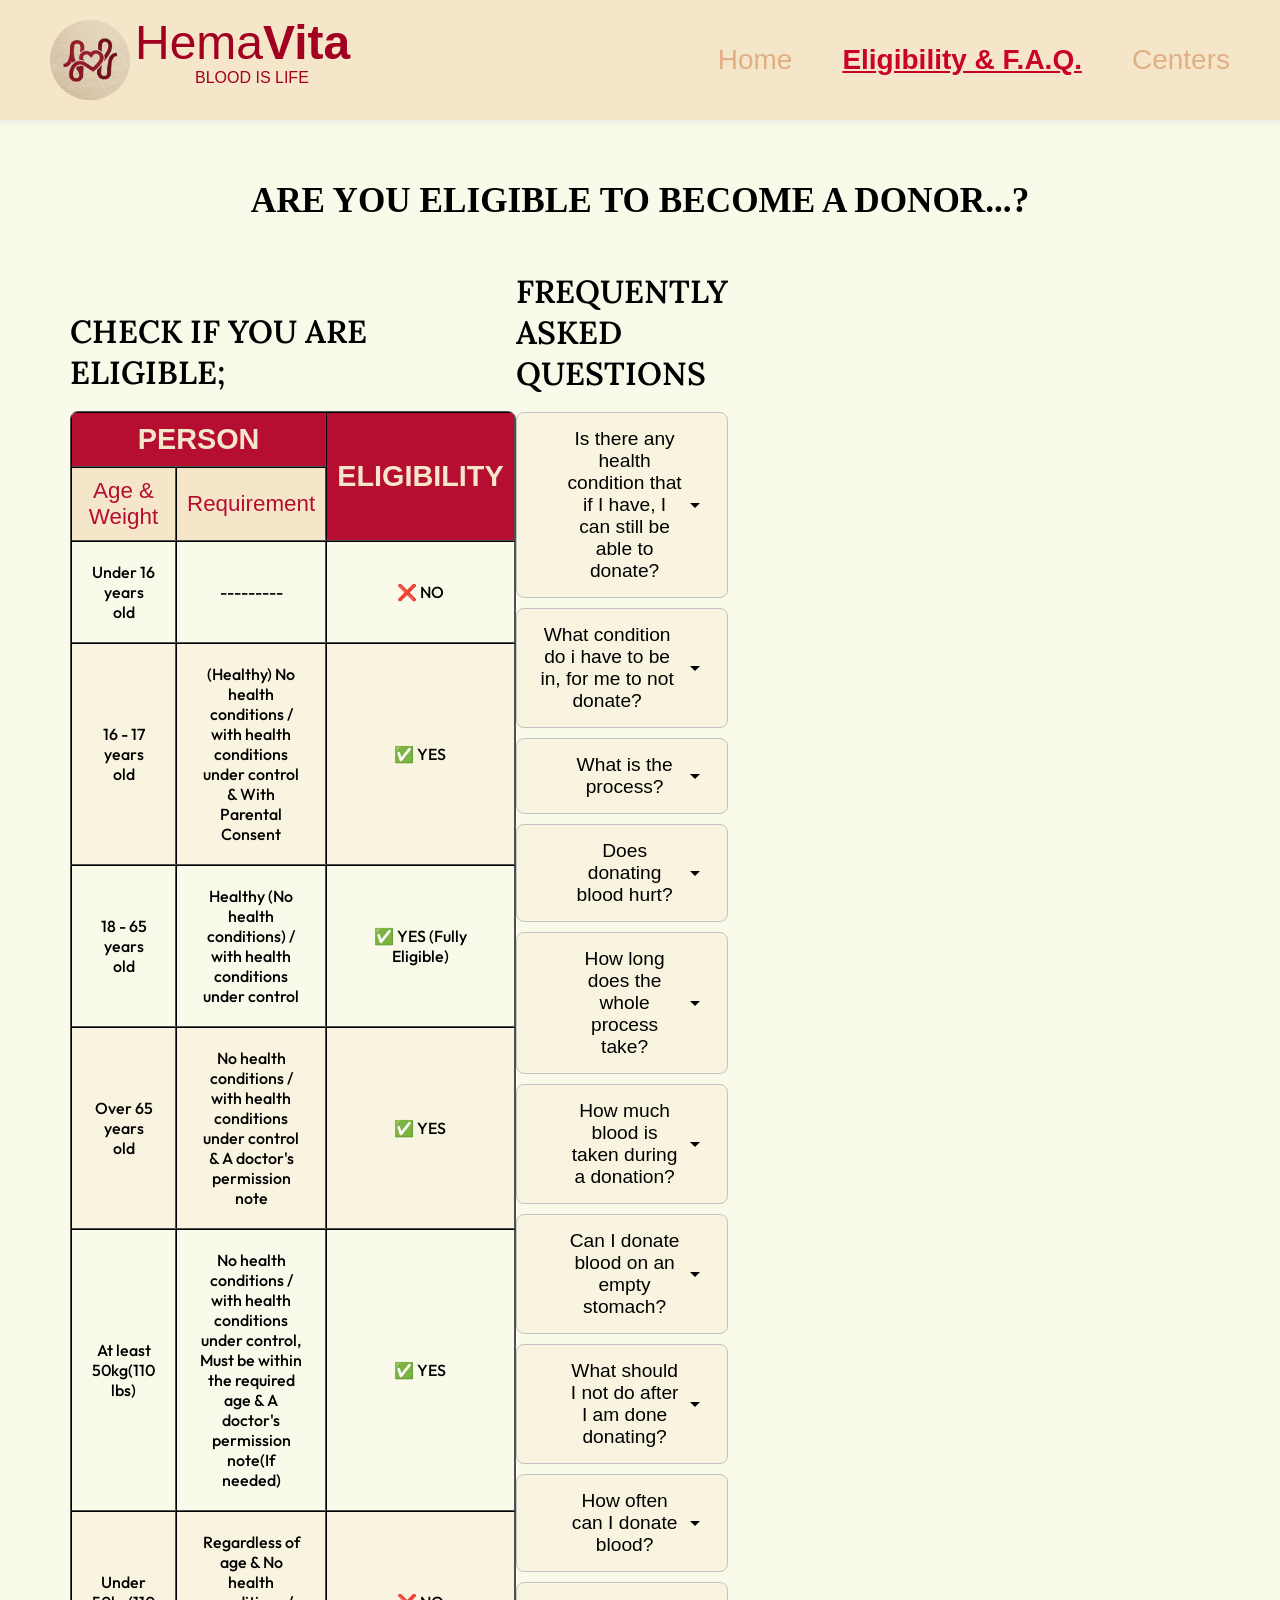
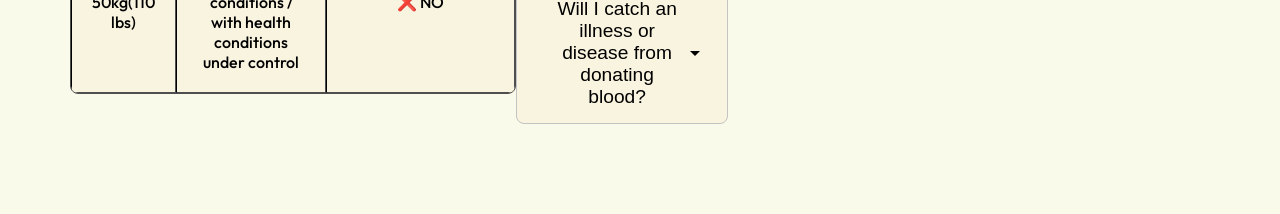
<file: HTML/eligibility&faq.html>
<!DOCTYPE html>
<html lang="en">
<head>
    <meta charset="UTF-8">
    <meta name="viewport" content="width=device-width, initial-scale=1.0">
    <title>Eligibility & F.A.Q. - HemaVita</title>
    <link rel="icon" href="/IMAGES/HemaVita Logo-modified into circle.png">
    <link rel="stylesheet" href="/CSS/eligibility&faq.css">
    <link rel="stylesheet" href="https://fonts.googleapis.com/css2?family=Material+Symbols+Outlined:opsz,wght,FILL,GRAD@20..48,100..700,0..1,-50..200"/>
</head>
<body>

    <header>
        <div class="logo-container">
            <img class="logo-image" src="/IMAGES/HemaVita Logo-modified into circle.png" alt="HemaVita Logo">
            <div class="logo-name-and-tagline">
               <p class="name">Hema<span>Vita</span></p>
               <small class="tagline">BLOOD IS LIFE</small>
            </div>
        </div>
        <div class="nav-container">
            <a href="index.html" class="dormant">Home</a>
            <a href="eligibility&faq.html" class="active">Eligibility & F.A.Q.</a>
            <a href="centers.html" class="dormant">Centers</a>
        </div>
    </header>

    <main class="eligibility-container">
        <h1>ARE YOU ELIGIBLE TO BECOME A DONOR...?</h1>

        <section class="eligibilty-and-faq-section" id="check-eligibility">
            <div id="check-eligibility1">
                <h2>CHECK IF YOU ARE ELIGIBLE;</h2>
                <br>
                <div class="eligibility-table">
                    <table border="1">
                        <tr>
                            <th colspan="2">PERSON</th>
                            <th rowspan="2">ELIGIBILITY</th>
                        </tr>

                        <tr class="needs">
                            <td>Age & Weight</td>
                            <td>Requirement</td>
                        </tr>

                        <tr class="very-needed1">
                            <td>Under 16 years old</td>
                            <td>---------</td>
                            <td>❌ NO</td>
                        </tr>

                        <tr class="very-needed2">
                            <td>16 - 17 years old</td>
                            <td>(Healthy) No health conditions / with health conditions under control  & With Parental Consent</td>
                            <td>✅ YES </td>
                        </tr>

                        <tr class="very-needed1">
                            <td>18 - 65 years old</td>
                            <td>Healthy (No health conditions) / with health conditions under control</td>
                            <td>✅ YES (Fully Eligible)</td>
                        </tr>

                        <tr class="very-needed2">
                            <td>Over 65 years old</td>
                            <td>No health conditions / with health conditions under control & A doctor's permission note</td>
                            <td>✅ YES</td>
                        </tr>

                        <tr class="very-needed1">
                            <td>At least 50kg(110 lbs)</td>
                            <td>No health conditions / with health conditions under control, Must be within the required age & A doctor's permission note(If needed)</td>
                            <td>✅ YES</td>
                        </tr>

                        <tr class="very-needed2">
                            <td>Under 50kg(110 lbs)</td>
                            <td>Regardless of age & No health conditions / with health conditions under control</td>
                            <td>❌ NO</td>
                        </tr>
                    </table>
                </div>
            </div>

            <div class="frequently-asked-questions">
                <h2>FREQUENTLY ASKED QUESTIONS</h2>
                <br>
                <div class="faq-container">
                    <div class="question question-1 adjust">Is there any health condition that if I have, I can still be able to donate?<span class="material-symbols-outlined" id="dropdown-1">arrow_drop_down</span></div>
                    <div class="answer answer-1">Yes, there is! People often assume they are disqualified when they have certain health conditions when they actually aren't! Some health conditions that if you have, you can still donate to save a life are:
                        <ul type="disc">
                            <li>High Blood Pressure / Hypertension: CAN donate, provided your blood pressure is under control and stable on the day of donation (even if you take daily medication for it).</li>
                            
                            <li>Diabetes: CAN donate, as long as your blood sugar is well-controlled through diet or oral medications. (If you use insulin, you just need to double-check local clinic guidelines).</li>
                            
                            <li>Past Piercings & Tattoos: CAN donate with conditions. If the tattoo or piercing was done in a licensed, regulated facility, you can often donate immediately or after a short waiting period (usually 3 to 12 months depending on the country).</li>
                            
                            <li>Minor Colds (Recovered): CAN donate, but only if you have been completely symptom-free for at least 48 hours.</li>
                        </ul>
                    </div>

                    <div class="question question-2 adjust-2">What condition do i have to be in, for me to not donate?<span class="material-symbols-outlined" id="dropdown-2">arrow_drop_down</span></div>
                    <div class="answer answer-2">
                        With certain health conditions / normal conditions, you wouldn't be allowed to donate blood when at the donation centre. These are critical safety rules to protect both the donor and the patient receiving the blood:
                        <ul type="disc">
                            <li>Pregnancy & Breastfeeding: Cannot donate. Pregnant women need to keep all their iron and blood volume for the baby. After giving birth, they must wait at least 6 months before donating.</li>

                            <li>Low Iron / Anemia: Cannot donate temporarily. If a rapid finger-prick test at the center shows their hemoglobin levels are too low, they will be deferred until their iron levels go back up.</li>

                            <li>Active Infections: Cannot donate. Anyone currently taking antibiotics, running a fever, or experiencing a sore throat/cough must wait until they are fully recovered.</li>

                            <li>Blood-Borne Illnesses: Permanently cannot donate. Anyone who has ever tested positive for HIV, Hepatitis B, or Hepatitis C can never donate blood, because these viruses are transmitted directly through blood transfusions.</li>

                            <li>Recent Major Surgery: Cannot donate temporarily. They must wait anywhere from 3 to 12 months to ensure their body has fully healed and recovered its blood supply.</li>
                        </ul>
                    </div>

                    <div class="question question-3 adjust">What is the process?<span class="material-symbols-outlined" id="dropdown-3">arrow_drop_down</span></div>
                    <div class="answer answer-3">The process is very simple. First, Go to a donation center near you - you can also check out the <u><a href="centers.html">Centers page</a></u> to find an available donation center near you.<br>When you get to the center, a Medical Director will ask you some questions to check if you are eligible or not - if you also want to see if you are eligible before going to the center, you can find that on the left side of the <u><a href="eligibility&faq.html#check-eligibility">Eligibility & F.A.Q. page.</a></u><br> After you have answered the questions and you are eligible, you will fill out a basic health form, after which the donation process begins which takes only 8 - 10 minutes to complete with a Blood Donation Technician or Medical Laboratory Technician in the background monitoring if everything is going on well.<br>After you are done donating, a Donor Care Specialist will take care you thorough your recovery before going home. Donors are given a snack (juice, biscuits, or water) to help their body recover. It’s a very important part of the blood donation culture in Ghana.</div>

                    <div class="question question-4 adjust">Does donating blood hurt?<span class="material-symbols-outlined" id="dropdown-4">arrow_drop_down</span></div>
                    <div class="answer answer-4">You will feel a quick, minor pinch when the needle goes in (similar to a quick scratch), but during the actual donation process, you shouldn't feel any pain at all. The Phlebotomist(a specialized medical professional who draws blood from a donor) and his team(Blood Donation Technician, Donor Care Specialist & Medical Laboratory Technician (MLT) - If there is a medical emergency or a donor feels very dizzy, there is always a Registered Nurse (RN) or a Medical Director (who is a licensed Doctor) managing the clinic in the background to supervise the phlebotomists!) works hard to ensure you are completely comfortable.</div>

                    <div class="question question-5 adjust">How long does the whole process take?<span class="material-symbols-outlined" id="dropdown-5">arrow_drop_down</span></div>
                    <div class="answer answer-5">The actual blood donation takes only about 8 to 10 minutes. However, the entire visit—including filling out the health form, a mini-physical check, and resting afterward with snacks—takes around 45 to 60 minutes total.</div>

                    <div class="question question-6 adjust">How much blood is taken during a donation?<span class="material-symbols-outlined" id="dropdown-6">arrow_drop_down</span></div>
                    <div class="answer answer-6">A standard donation is exactly one pint of blood (about 470 ml). This is only about 10% of the average adult's total blood volume, and your body naturally replaces the fluid within 24 to 48 hours!</div>

                    <div class="question question-7 adjust">Can I donate blood on an empty stomach?<span class="material-symbols-outlined" id="dropdown-7">arrow_drop_down</span></div>
                    <div class="answer answer-7">No, please don't! To prevent dizziness or fainting, you should eat a healthy, low-fat meal within 4 hours of your appointment. It is also incredibly important to drink plenty of water or juice before you arrive.</div>

                    <div class="question question-8 adjust">What should I not do after I am done donating?<span class="material-symbols-outlined" id="dropdown-8">arrow_drop_down</span></div>
                    <div class="answer answer-8">After donating, avoid heavy lifting or vigorous exercise for the rest of the day. Keep your bandage on for a few hours, drink extra fluids, and avoid alcohol for the next 24 hours.</div>

                    <div class="question question-9 adjust">How often can I donate blood?<span class="material-symbols-outlined" id="dropdown-9">arrow_drop_down</span></div>
                    <div class="answer answer-9">For standard whole blood donations, you must wait at least 8 weeks (56 days) between donations. This gives your body's red blood cells plenty of time to fully recover.</div>

                    <div class="question question-10 adjust-3">Will I catch an illness or disease from donating blood?<span class="material-symbols-outlined" id="dropdown-10">arrow_drop_down</span></div>
                    <div class="answer answer-10">Absolutely not. Every single needle and collection kit used is completely sterile, used only once for you, and then immediately destroyed. There is zero risk of catching any blood-borne disease from donating.</div>
                </div>
            </div>
        </section>

    </main>

    <script src="https://ajax.googleapis.com/ajax/libs/jquery/3.7.1/jquery.min.js"></script>
    <script src="/JS/eligibility&faq.js"></script>
</body>
</html>
</file>
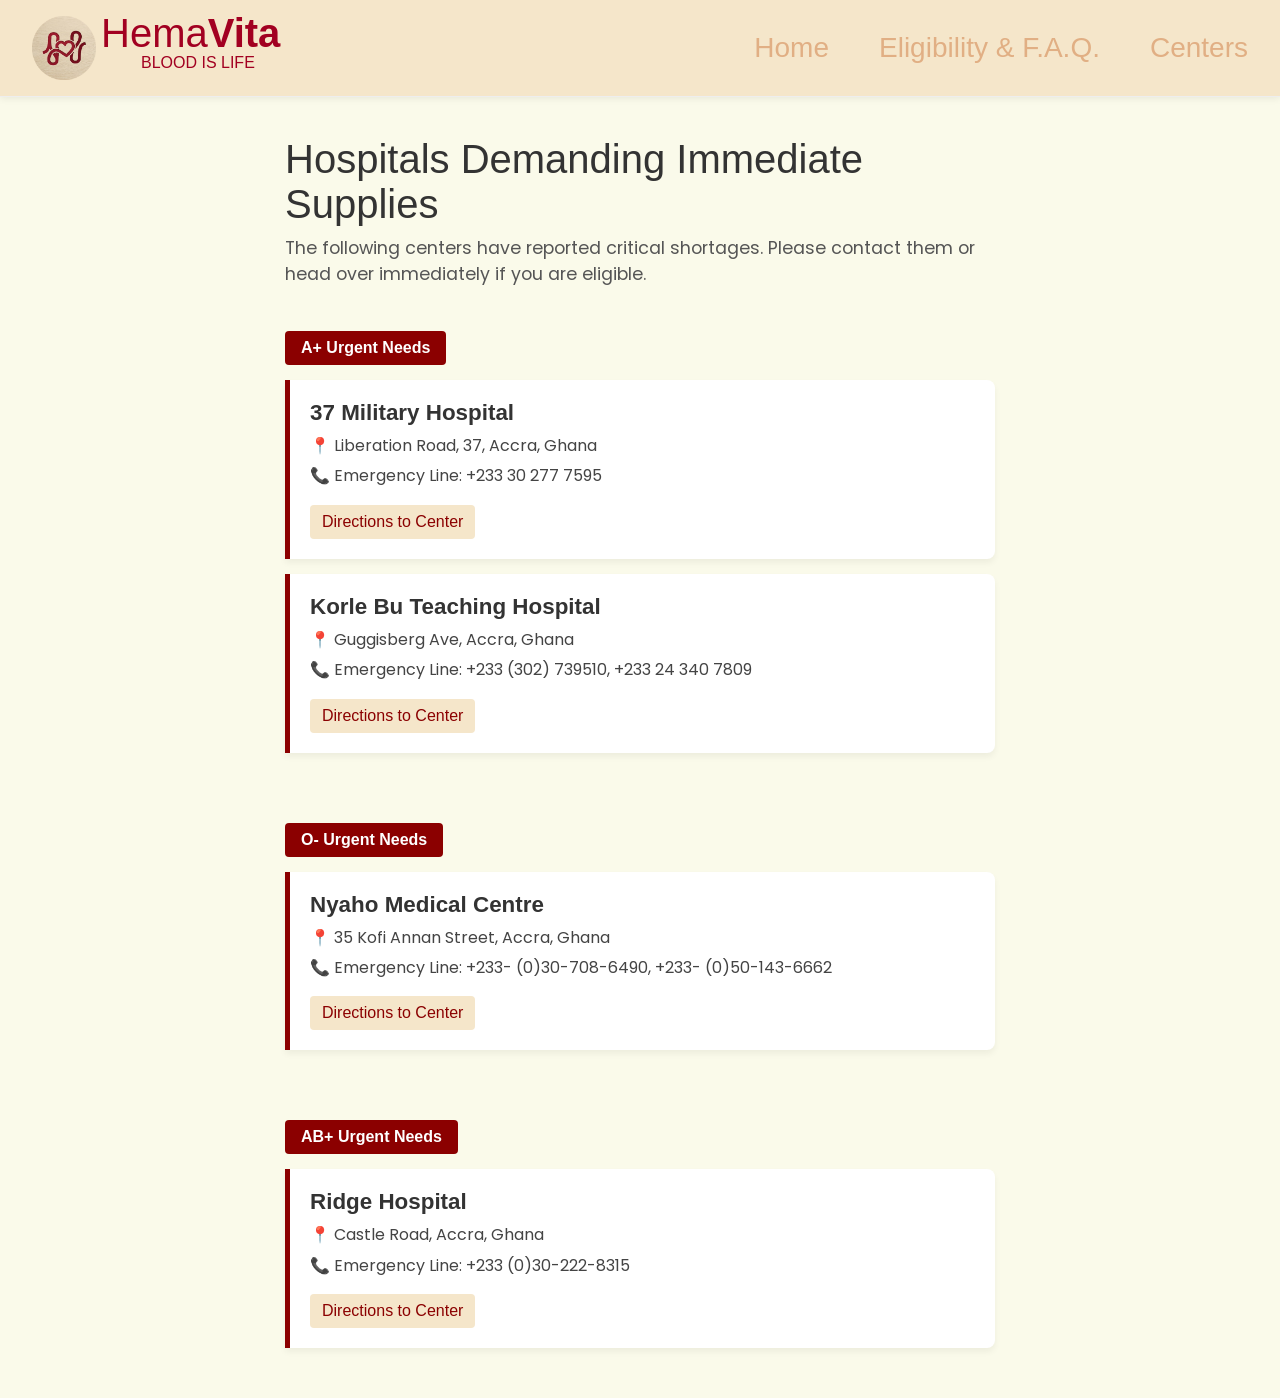
<file: HTML/urgent-centers.html>
<!DOCTYPE html>
<html lang="en">
<head>
    <meta charset="UTF-8">
    <meta name="viewport" content="width=device-width, initial-scale=1.0">
    <title>Urgent Blood Needs - HemaVita</title>
    <link rel="icon" href="/IMAGES/HemaVita Logo-modified into circle.png">
    <link rel="stylesheet" href="/CSS/urgent-centers.css">
    <link rel="stylesheet" href="https://fonts.googleapis.com/css2?family=Material+Symbols+Outlined:opsz,wght,FILL,GRAD@20..48,100..700,0..1,-50..200"/>
</head>
<body>
    <header>
        <div class="logo-container">
            <img class="logo-image" src="/IMAGES/HemaVita Logo-modified into circle.png" alt="HemaVita Logo">
            <div class="logo-name-and-tagline">
               <p class="name">Hema<span>Vita</span></p>
               <small class="tagline">BLOOD IS LIFE</small>
            </div>
        </div>
        <div class="nav-container">
            <a href="index.html">Home</a>
            <a href="eligibility&faq.html">Eligibility & F.A.Q.</a>
            <a href="centers.html">Centers</a>
        </div>
    </header>
    
    <main class="centers-container" id="A-positive">
    <h1>Hospitals Demanding Immediate Supplies</h1>
    <p>The following centers have reported critical shortages. Please contact them or head over immediately if you are eligible.</p>

    <section class="blood-group-section">
      <div class="blood-badge">A+ Urgent Needs</div>
      <div class="hospital-card">
         <h3>37 Military Hospital</h3>
         <p>📍 Liberation Road, 37, Accra, Ghana</p>
         <p>📞 Emergency Line: +233 30 277 7595</p>
         <a href="https://www.google.com/maps/search/?api=1&query=37+Military+Hospital+Liberation+Road+37+Accra+Ghana" target="_blank" class="action-btn">Directions to Center</a>
      </div>
      <div class="hospital-card">
         <h3>Korle Bu Teaching Hospital</h3>
         <p>📍 Guggisberg Ave, Accra, Ghana</p>
         <p>📞 Emergency Line: +233 (302) 739510, +233 24 340 7809</p>
         <a href="https://www.google.com/maps/search/?api=1&query=Korle+Bu+Teaching+Hospital+Guggisberg+Ave+Accra+Ghana" class="action-btn">Directions to Center</a>
      </div>
    </section>

    <section id="O-negative" class="blood-group-section">
      <div class="blood-badge">O- Urgent Needs</div>
      <div class="hospital-card">
         <h3>Nyaho Medical Centre</h3>
         <p>📍 35 Kofi Annan Street, Accra, Ghana</p>
         <p>📞 Emergency Line: +233- (0)30-708-6490, +233- (0)50-143-6662</p>
         <a href="https://www.google.com/maps/search/?api=1&query=Nyaho+Medical+Centre+35+Kofi+Annan+Street+Accra+Ghana" class="action-btn">Directions to Center</a>
      </div>
    </section>

    <section id="AB-positive" class="blood-group-section">
      <div class="blood-badge">AB+ Urgent Needs</div>
      <div class="hospital-card">
         <h3>Ridge Hospital</h3>
         <p>📍 Castle Road, Accra, Ghana</p>
         <p>📞 Emergency Line: +233 (0)30-222-8315</p>
         <a href="https://www.google.com/maps/search/?api=1&query=Greater+Accra+Regional+Hospital+Castle+Road+Accra+Ghana" class="action-btn">Directions to Center</a>
      </div>
    </section>

</body>
</html>
</file>
<file: CSS/centers.css>
@import url('https://fonts.googleapis.com/css2?family=Poppins:ital,wght@0,100;0,200;0,300;0,400;0,500;0,600;0,700;0,800;0,900;1,100;1,200;1,300;1,400;1,500;1,600;1,700;1,800;1,900&display=swap');
@import url('https://fonts.googleapis.com/css2?family=Lora:ital,wght@0,400..700;1,400..700&display=swap');
@import url('https://fonts.googleapis.com/css2?family=Outfit:wght@100..900&display=swap');

*{
    padding: 0px;
    margin: 0px;
    box-sizing: border-box;
}

body {
    background-color: rgba(246, 246, 217, 0.542);
}

header{
    display: flex;
    align-items: center;
    justify-content: space-between;
    background-color: #F5E6CA;
    border-bottom: 0.0625rem solid #eeeeee;
    box-shadow: 0 2px 7px rgba(0, 0, 0, 0.065);
    width: 100%;
    font-family: 'Segoe UI', Tahoma, Geneva, Verdana, sans-serif;
    padding: 1.25rem 3.125rem;
    position: sticky;
    top: 0;
    z-index: 10;
}

.logo-container{
    display: flex;
    align-items: center;
    gap: 0.3125rem;
}

.logo-image{
    width: 5rem;
}

.logo-name-and-tagline{
    line-height: 35px;
}

.name{
    font-size: 3rem;
    font-weight: 400;
    color: rgb(162, 0, 33);
}

.name span{
    font-weight: bold;
}

.tagline{
    color: rgb(162, 0, 33);
    font-size: 1rem;
    padding-left: 3.75rem;
}

.nav-container{
    display: flex;
    align-items: center;
    gap: 3.125rem;
}

a{
    text-decoration: none;
}

.active{
    color: rgb(202, 1, 41);
    font-weight: bold;
    font-size: 1.75rem;
    text-decoration: underline;
}

.dormant{
    font-size: 1.75rem;
    color: #e1af84;
}

.dormant:hover{
    font-size: 1.75rem;
    font-weight: bold;
}

.centers-container{
    width: 100%;
    margin: 2.5rem auto;
    padding: 0rem 1.25rem;
    max-width: 1300px;
}

.centers-container h1{
    font-size: 2.5rem; 
    margin-bottom: 0.5rem;
}

.centers-row-section{
    margin-bottom: 3.125rem;
    padding-top: 1.25rem;  
    display: flex;
    align-items: stretch; /* Cards will have matching heights in rows */
    flex-wrap: wrap;       /* Essential layout fix: forces cards to next line instead of overflowing */
    gap: 30px;            /* Squeezed slightly down from 50px for desktop friendliness */
}

.center-card{
    background: white;
    padding: 1.25rem;
    margin-bottom: 0.9375rem;
    border-radius: 12px;
    box-shadow: 0 5px 6px rgba(0,0,0,0.05);
    flex: 1 1 calc(25% - 30px); /* Perfectly budgets 4 cards per row space minus gaps */
    min-width: 250px;           /* Gives a minimum structure fallback profile */
}

.center-card h3 {
    margin-top: 0;
    color: #333;
    font-family: 'Segoe UI', Tahoma, Geneva, Verdana, sans-serif;
    font-size: 1.4rem;
    margin-bottom: 0.5rem;
}

.center-card p {
    font-family: Poppins;
    font-size: 1.1rem;
    color: #444;
    margin-bottom: 0.4rem;
    line-height: 1.5rem;
}

.center-card p a{
    font-family: Poppins;
    font-size: 1.1rem;
    color: #B22222;
    margin-bottom: 0.4rem ;
    line-height: 1.5rem;
    word-break: break-word; /* Crucial fix: Prevents long Google maps links from overflowing out of the card */
}

.center-card p a:hover{
    color: #8B0000;
}

.call-btn {
    display: inline-block;
    background-color: #B22222; 
    color: white;
    padding: 10px 20px;
    text-decoration: none;
    border-radius: 5px;
    font-weight: bold;
    text-align: center;
}

.call-btn:hover {
    background-color: #8B0000; 
    transition: background-color 0.2s, color 0.2s, box-shadow 0.2s;
}

/* ==========================================================================
   3. RESPONSIVE BREAKPOINTS (Brings full stability across all screen dimensions)
   ========================================================================== */

/* 💻 LAPTOPS (1024px - 1439px) */
@media screen and (max-width: 1439px) {
    header {
        padding: 1.25rem 2rem;
    }
    .centers-row-section {
        gap: 20px;
    }
    .center-card {
        flex: 1 1 calc(33.333% - 20px); /* Fluid switch down to 3 cards per row layer grid */
    }
}

/* 📟 TABLETS (768px - 1023px) */
@media screen and (max-width: 1023px) {
    header {
        padding: 1.25rem 1.5rem;
    }
    .name {
        font-size: 2.2rem;
    }
    .tagline {
        padding-left: 2rem;
    }
    .nav-container {
        gap: 1.5rem;
    }
    .active, .dormant {
        font-size: 1.4rem;
    }
    .centers-container h1 {
        font-size: 2rem;
        text-align: center;
    }
    .center-card {
        flex: 1 1 calc(50% - 20px); /* Adjusts gracefully into 2 cards per row layout splits */
    }
}

/* 📱 LARGE PHONES (481px - 767px) */
@media screen and (max-width: 767px) {
    header {
        flex-direction: column;
        gap: 1rem;
        padding: 1rem !important;
        position: static;
    }
    .logo-container {
        flex-direction: column;
        text-align: center;
    }
    .tagline {
        padding-left: 0;
    }
    .nav-container {
        gap: 1.25rem;
        width: 100%;
        justify-content: center;
    }
    .active, .dormant {
        font-size: 1.2rem;
    }
    .center-card {
        flex: 1 1 100%; /* Displays cards as single columns */
    }
}

/* 📲 TINY MOBILE INTERFACES (320px - 480px) */
@media screen and (max-width: 480px) {
    .name {
        font-size: 1.8rem;
    }
    .logo-image {
        width: 3.5rem;
    }
    .nav-container {
        gap: 0.85rem;
    }
    .active, .dormant {
        font-size: 1rem;
    }
    .centers-container {
        margin: 1.25rem auto;
        padding: 0 0.75rem;
    }
    .centers-container h1 {
        font-size: 1.3rem;
        text-align: center;
    }
    .centers-row-section {
        gap: 15px;
    }
    .center-card {
        padding: 1rem;
    }
    .center-card h3 {
        font-size: 1.15rem;
    }
    .center-card p, .center-card p a {
        font-size: 0.95rem;
        line-height: 1.35rem;
    }
    .call-btn {
        display: block;
        width: 100%;
    }
}
</file>
<file: CSS/eligibility&faq.css>
@import url('https://fonts.googleapis.com/css2?family=Poppins:ital,wght@0,100;0,200;0,300;0,400;0,500;0,600;0,700;0,800;0,900;1,100;1,200;1,300;1,400;1,500;1,600;1,700;1,800;1,900&display=swap');
@import url('https://fonts.googleapis.com/css2?family=Lora:ital,wght@0,400..700;1,400..700&display=swap');
@import url('https://fonts.googleapis.com/css2?family=Outfit:wght@100..900&display=swap');

*{
    padding: 0px;
    margin: 0px;
    box-sizing: border-box;
}

body{
    background-color: rgba(246, 246, 217, 0.542);
}

header{
    display: flex;
    align-items: center;
    justify-content: space-between;
    background-color: #F5E6CA;
    border-bottom: 0.0625rem solid #eeeeee;
    box-shadow: 0 2px 7px rgba(0, 0, 0, 0.065);
    width: 100%;
    font-family: 'Segoe UI', Tahoma, Geneva, Verdana, sans-serif;
    padding: 1.25rem 3.125rem;
    position: sticky;
    top: 0;
    z-index: 10;
}

.logo-container{
    display: flex;
    align-items: center;
    gap: 0.3125rem;
}

.logo-image{
    width: 5rem;
}

.logo-name-and-tagline{
    line-height: 35px;
}

.name{
    font-size: 3rem;
    font-weight: 400;
    color: rgb(162, 0, 33);
}

.name span{
    font-weight: bold;
}

.tagline{
    color: rgb(162, 0, 33);
    font-size: 1rem;
    padding-left: 3.75rem;
}

.nav-container{
    display: flex;
    align-items: center;
    gap: 3.125rem;
}

a{
    text-decoration: none;
}

.active{
    color: rgb(202, 1, 41);
    font-weight: bold;
    font-size: 1.75rem;
    text-decoration: underline;
}

.dormant{
    font-size: 1.75rem;
    color: #e1af84;
}

.dormant:hover{
    font-size: 1.75rem;
    font-weight: bold;
}

.eligibility-container{
    margin: 2.5rem auto;
    padding: 1.25rem;
}

.eligibility-container h1{
    font-size: 2.5rem;
}

.eligibilty-and-faq-section{
    display: flex;
    align-items: center;
    justify-content: space-between;
    padding: 1.25rem 3.125rem;
    margin-top: 1.875rem;
}

#check-eligibility1{
    max-width: 800px;
}

#check-eligibility1 h2{
    font-family: Lora;
    font-weight: 600;
    font-size: 2rem;
}

.eligibility-table table{
    border-collapse: separate;
    border-spacing: 0;
    border: 1.8px solid #4f4f4f;
    border-radius: 8px;
    overflow: hidden;
    max-width: 500px;
    text-align: center;
}

.eligibility-table table tr th{
    background-color: rgb(181, 14, 48);
    color: #F5E6CA;
    font-family: 'Segoe UI', Tahoma, Geneva, Verdana, sans-serif;
    font-size: 1.8rem;
    padding: 10px;
}

.needs td{
    background-color: #F5E6CA;
    color: rgb(181, 14, 48);
    font-family: 'Segoe UI', Tahoma, Geneva, Verdana, sans-serif;
    font-size: 1.4rem;
    font-weight: 500;
    padding: 10px;
}

.very-needed1 td{
    font-family: Outfit;
    font-weight: 500;
    padding: 20px;
}

.very-needed2 td{
    font-family: Outfit;
    font-weight: 500;
    background-color: #f5e6ca57;
    padding: 20px;
}

.frequently-asked-questions{
    max-width: 550px;
}

.frequently-asked-questions h2{
    font-family: Lora;
    font-weight: 600;
    font-size: 2rem;
}

.faq-container{
    width: 100%;
}

.answer, .question{
    padding: 5px;
    text-align: center;
    background-color: #f5e6ca57;
    border: solid 1.5px #c3c3c3;
    width: 100%;
    margin-bottom: 10px;
}

.question{
    font-family: 'Segoe UI', Tahoma, Geneva, Verdana, sans-serif;
    font-size: 1.2rem;
    font-weight: 500;
    display: inline-flex;
    align-items: center;
    justify-content: space-between;
    border-radius: 8px;
    box-sizing: border-box;
}

.answer{
    padding: 50px;
    display: none;
    font-family: Outfit;
    font-weight: 400;
}

.adjust{
    padding-left: 50px;
    padding-right: 20px;
    padding-top: 15px;
    padding-bottom: 15px
}

.adjust-2{
    padding-left: 15px;
    padding-right: 20px;
    padding-top: 15px;
    padding-bottom: 15px
}

.adjust-3{
    padding-left: 35px;
    padding-right: 20px;
    padding-top: 15px;
    padding-bottom: 15px
}


@media screen and (max-width: 1439px) {
    .eligibility-container h1 {
        font-size: 2.2rem;
        text-align: center;
    }
    
    #check-eligibility, .frequently-asked-questions {
        max-width: 48%; /* Prevents horizontal collisions on smaller laptop screens */
    }
}

/* 📟 MID-RANGE WIDESCREENS & TABLET-LANDSCAPE (iPad Pro, Nest Hub, 769px - 1120px)
   -------------------------------------------------------------------------- */
@media screen and (min-width: 769px) and (max-width: 1120px) {
    .eligibilty-and-faq-section {
        flex-direction: column !important; /* Stacks sections to eliminate tight text squishing */
        align-items: center !important;
        gap: 3.5rem !important;
        padding: 1.25rem 2rem !important;
    }

    #check-eligibility, .frequently-asked-questions {
        max-width: 100% !important;
        width: 100% !important;
    }

    .eligibility-table table {
        max-width: 650px !important; /* Expands table naturally to utilize space cleanly */
        margin: 0 auto !important;
    }

    .faq-container {
        max-width: 650px !important;
        margin: 0 auto !important;
    }
}

/* 9️⃣ TABLETS & MEDIUM PORTRAIT SCREENS (768px - 1023px)
   -------------------------------------------------------------------------- */
@media screen and (max-width: 1023px) {
    header {
        padding: 1.25rem 2rem;
    }
    
    .name {
        font-size: 2.5rem;
    }
    
    .tagline {
        padding-left: 2rem;
    }

    .nav-container {
        gap: 2rem;
    }

    .active, .dormant, .dormant:hover {
        font-size: 1.4rem;
    }
}

/* 📱 SMALLER TABLETS & LARGE MOBILE PHONES (481px - 768px)
   -------------------------------------------------------------------------- */
@media screen and (max-width: 768px) {
    header {
        flex-direction: column;
        gap: 1.25rem;
        padding: 1rem;
        position: static; /* Disables sticky positioning on touch viewports for optimized browsing space */
    }

    .logo-container {
        flex-direction: column;
        text-align: center;
    }

    .logo-name-and-tagline {
        line-height: 28px;
    }

    .tagline {
        padding-left: 0;
    }

    .nav-container {
        gap: 1.5rem;
        width: 100%;
        justify-content: center;
    }

    .active, .dormant, .dormant:hover {
        font-size: 1.2rem;
    }

    .eligibility-container {
        margin: 1rem auto;
    }

    .eligibility-container h1 {
        font-size: 1.8rem;
        text-align: center;
    }

    .eligibilty-and-faq-section {
        flex-direction: column !important;
        padding: 1rem;
        gap: 2.5rem;
    }

    #check-eligibility, .frequently-asked-questions {
        max-width: 100% !important;
        width: 100% !important;
    }

    /* Enables safe horizontal swipe-scrolling for the table container on mobile views */
    #check-eligibility {
        overflow-x: auto !important;
        -webkit-overflow-scrolling: touch;
    }

    .eligibility-table table {
        width: 100% !important;
        min-width: 450px; /* Maintains readability without columns getting completely squashed */
    }

    #check-eligibility h2, .frequently-asked-questions h2 {
        font-size: 1.6rem;
        text-align: center;
    }

    /* Standardizes outer borders and forces all FAQ question bars to align perfectly */
    .question {
        width: 100% !important;
        display: flex !important;
        justify-content: space-between !important;
        align-items: center !important;
        text-align: left !important;
    }

    /* Overrides internal padding classes to align text values identically on the left */
    .adjust, .adjust-2, .adjust-3 {
        padding-left: 1.25rem !important;
        padding-right: 1rem !important;
        padding-top: 12px !important;
        padding-bottom: 12px !important;
        font-size: 1.1rem !important;
    }

    .answer {
        padding: 1.5rem !important;
        text-align: left !important;
    }
}

/* 📲 SMALL MOBILE PHONES (320px - 480px)
   -------------------------------------------------------------------------- */
@media screen and (max-width: 480px) {
    .name {
        font-size: 2.1rem;
    }

    .logo-image {
        width: 4rem;
    }

    .eligibility-container h1 {
        font-size: 1.4rem;
    }

    #check-eligibility h2, .frequently-asked-questions h2 {
        font-size: 1.35rem;
    }

    .eligibility-table table tr th {
        font-size: 1.3rem;
        padding: 8px;
    }

    .needs td {
        font-size: 1.1rem;
        padding: 8px;
    }

    .very-needed1 td, .very-needed2 td {
        padding: 12px;
        font-size: 0.95rem;
    }

    .adjust, .adjust-2, .adjust-3 {
        font-size: 0.95rem !important;
        padding-left: 1rem !important;
    }

    .answer {
        font-size: 0.95rem;
        padding: 1.25rem 1rem !important;
    }
}
</file>
<file: CSS/urgent-centers.css>
@import url('https://fonts.googleapis.com/css2?family=Poppins:ital,wght@0,100;0,200;0,300;0,400;0,500;0,600;0,700;0,800;0,900;1,100;1,200;1,300;1,400;1,500;1,600;1,700;1,800;1,900&display=swap');
@import url('https://fonts.googleapis.com/css2?family=Lora:ital,wght@0,400..700;1,400..700&display=swap');
@import url('https://fonts.googleapis.com/css2?family=Outfit:wght@100..900&display=swap');



*{
    padding: 0px;
    margin: 0px;
    box-sizing: border-box;
}

body{
    background-color: rgba(246, 246, 217, 0.542);
}

header{
    display: flex;
    align-items: center;
    justify-content: space-between;
    background-color: #F5E6CA;
    border-bottom: 0.0925rem solid #eeeeee;
    box-shadow: 0 2px 7px rgba(0, 0, 0, 0.065);
    width: 100%;
    font-family: 'Segoe UI', Tahoma, Geneva, Verdana, sans-serif;
    padding: 1rem 2rem;
    position: sticky;
    top: 0;
    z-index: 10;
}

.logo-container{
    display: flex;
    align-items: center;
    gap: 0.3125rem;
}

.logo-image{
    width: 4rem;
    height: auto;
}

.logo-name-and-tagline{
    line-height: 30px;
}

.name{
    font-size: 2.5rem;
    font-weight: 400;
    color: rgb(162, 0, 33);
}

.name span{
    font-weight: bold;
}

.tagline{
    color: rgb(162, 0, 33);
    font-size: 1rem;
    padding-left: 2.5rem;
}

.nav-container{
    display: flex;
    align-items: center;
    gap: 3.125rem;
}

.nav-container a{
    text-decoration: none;
    font-size: 1.75rem;
    color: #e1af84;
    position: relative;
}

.nav-container a::before{
    content: '';
    height: 0.1875rem;
    width: 0;
    position: absolute;
    bottom: 0;
    transition: 0.4s;
    background: rgb(202, 1, 41);;
}

.nav-container a:hover::before{
    width: 100%;
}

.nav-container a:hover{
    color: rgb(202, 1, 41);
    font-weight: bold;
}

.centers-container {
    width: 100%;
  max-width: 800px;
  margin: 2.5rem auto;
  padding: 0rem 1.25rem;
}

.centers-container h1{
    font-family: 'Segoe UI', Tahoma, Geneva, Verdana, sans-serif;
    font-weight: 500;
    font-size: 2.5rem;
    color: #333;
    margin-bottom: 0.5rem;
}

.centers-container p{
    font-family: Poppins;
    font-size: 1.1rem;
    color: #555;
    margin-bottom: 1.5rem;
}

.blood-group-section {
  margin-bottom: 3.125rem;
  padding-top: 1.25rem;
}

.blood-badge {
  background-color: #8B0000;
  color: white;
  display: inline-block;
  padding: 0.5rem 1rem;
  font-weight: bold;
  border-radius: 0.25rem;
  margin-bottom: 0.9375rem;
  font-family: 'Segoe UI', Tahoma, Geneva, Verdana, sans-serif;
}

.hospital-card {
  background: white;
  border-left: 5px solid #8B0000;
  padding: 1.25rem;
  margin-bottom: 0.9375rem;
  border-radius: 0 8px 8px 0;
  box-shadow: 0 4px 6px rgba(0,0,0,0.05);
}

.hospital-card h3 {
  margin-top: 0;
  color: #333;
  font-family: 'Segoe UI', Tahoma, Geneva, Verdana, sans-serif;
  font-size: 1.4rem;
  margin-bottom: 0.5rem;
}

.hospital-card p {
  font-family: Poppins;
  font-size: 1rem;
  color: #444;
  margin-bottom: 0.4rem !important;
  line-height: 1.5rem;
}

.action-btn {
  display: inline-block;
  background-color: #F5E6CA; 
  color: #8B0000;
  padding: 0.5rem 0.75rem;
  text-decoration: none;
  font-weight: 500;
  border-radius: 4px;
  margin-top: 0.625rem;
  font-family: 'Segoe UI', Tahoma, Geneva, Verdana, sans-serif;
  transition: background-color 0.2s, box-shadow 0.2s;
}

.action-btn:hover{
    box-shadow: 0 6px 6px rgba(0,0,0,0.05);
    background-color: #f3dcb1;
}


@media screen and (max-width: 1439px) {
    .centers-container {
        max-width: 750px;
    }
}

/* 📟 MID-RANGE TABLETS & WIDESCREEN DISPLAYS (Nest Hub & iPad Pro Portrait/Landscape)
   -------------------------------------------------------------------------- */
@media screen and (min-width: 768px) and (max-width: 1120px) {
    .centers-container {
        max-width: 85%; /* Scales balanced inside wider aspect ratios to prevent blank right space */
        padding: 0 2rem;
    }
    
    header {
        padding: 1rem 3rem;
    }
}

/* 9️⃣ PORTRAIT TABLETS (768px - 1023px)
   -------------------------------------------------------------------------- */
@media screen and (max-width: 1023px) {
    .name {
        font-size: 2.3rem;
    }
    
    .tagline {
        padding-left: 2rem;
    }

    .nav-container {
        gap: 2rem;
    }

    .nav-container a, .nav-container a:hover {
        font-size: 1.4rem;
    }
}

/* 📱 LARGE PHONES & SMALL TABLETS (481px - 767px)
   -------------------------------------------------------------------------- */
@media screen and (max-width: 767px) {
    header {
        flex-direction: column;
        gap: 1.25rem;
        padding: 1.25rem 1rem;
        position: static; /* Maximizes user viewing height on portable device viewports */
    }

    .logo-container {
        flex-direction: column;
        text-align: center;
    }

    .logo-name-and-tagline {
        line-height: 26px;
    }

    .tagline {
        padding-left: 0;
    }

    .nav-container {
        gap: 1.5rem;
        width: 100%;
        justify-content: center;
    }

    .nav-container a, .nav-container a:hover {
        font-size: 1.25rem;
    }

    .centers-container {
        margin: 1.5rem auto;
    }

    .centers-container h1 {
        font-size: 1.95rem;
        text-align: center;
    }

    .centers-container p {
        font-size: 1rem;
        text-align: center;
    }
}

/* 📲 TINY MOBILE SMARTPHONES (320px - 480px)
   -------------------------------------------------------------------------- */
@media screen and (max-width: 480px) {
    .name {
        font-size: 2rem;
    }

    .logo-image {
        width: 3.5rem;
    }

    .nav-container {
        gap: 1.1rem;
    }

    .nav-container a, .nav-container a:hover {
        font-size: 1.1rem;
    }

    .centers-container h1 {
        font-size: 1.6rem;
    }

    .hospital-card {
        padding: 1rem;
    }

    .hospital-card h3 {
        font-size: 1.2rem;
    }

    .hospital-card p {
        font-size: 0.95rem;
    }
    
    .action-btn {
        width: 100%; /* Spans link buttons fully to make target hit areas thumb-friendly */
        text-align: center;
        padding: 0.65rem 0.5rem;
    }
}
</file>
